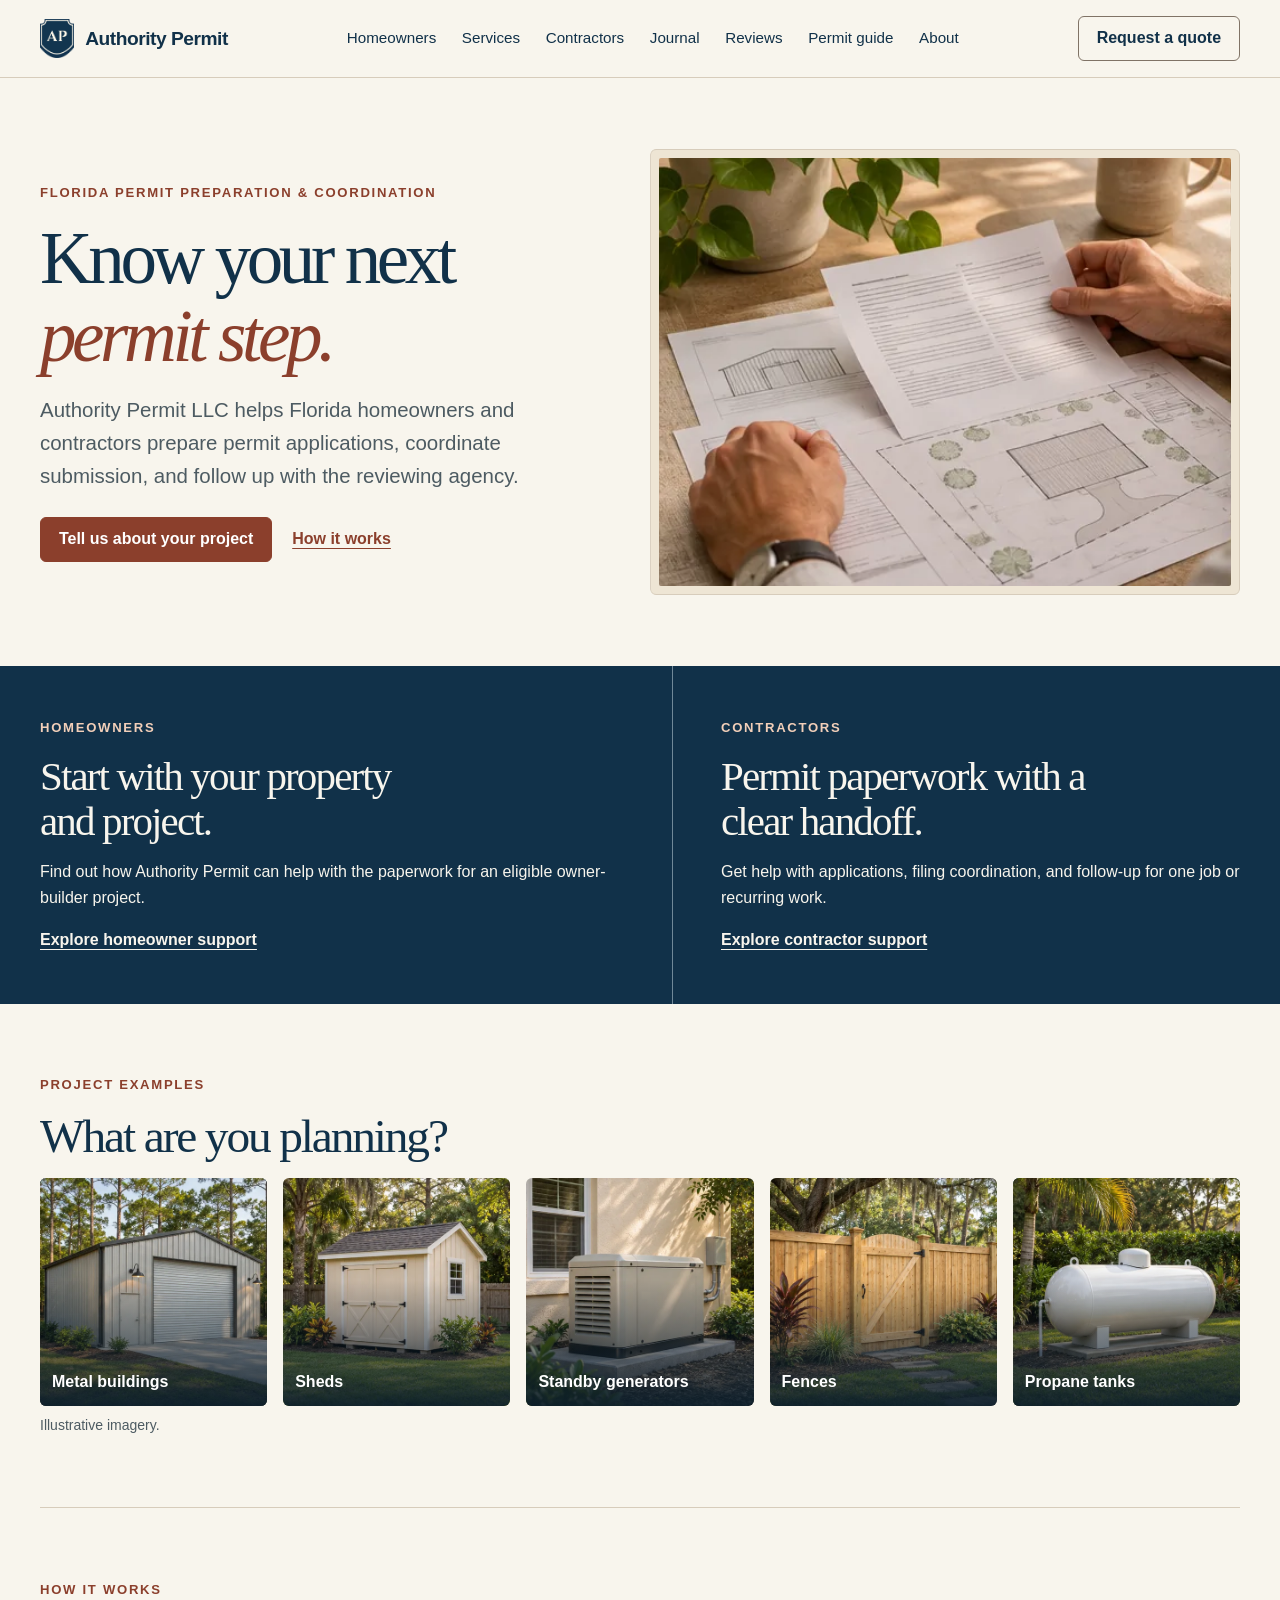
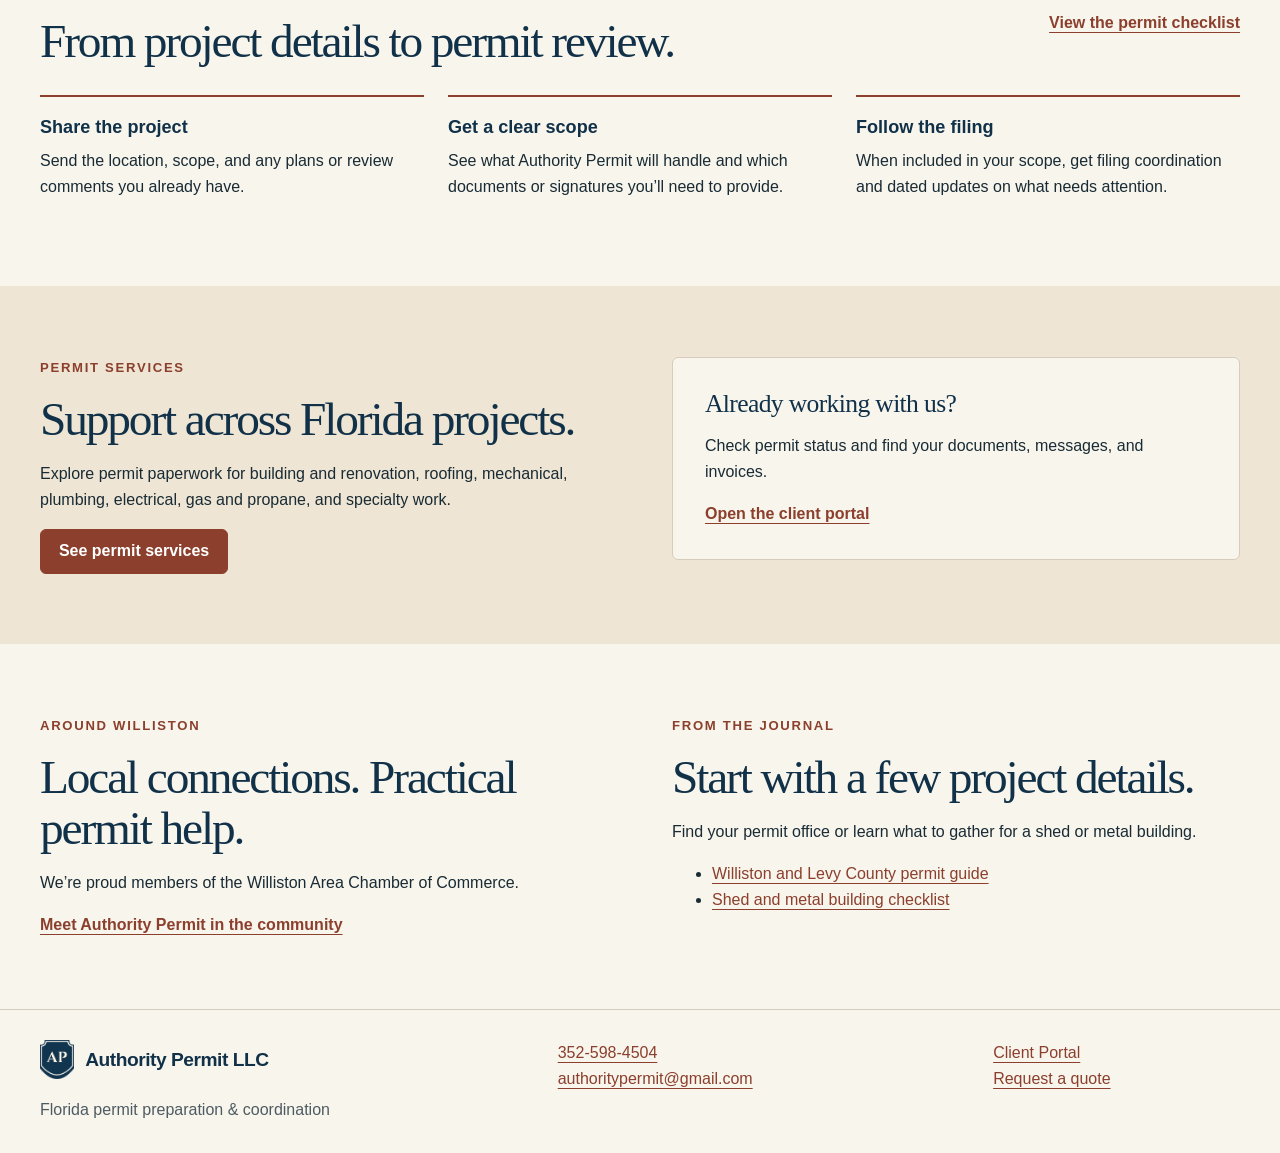
<file: index.html>
<!doctype html>
<html lang="en"><head><meta charset="utf-8"><meta name="viewport" content="width=device-width,initial-scale=1">
<title>Florida Permit Expediting &amp; Application Help | Authority Permit</title><meta property="og:title" content="Authority Permit LLC | Know your next permit step"><meta property="og:description" content="Florida permit preparation and coordination for homeowners and contractors."><meta property="og:type" content="website"><meta property="og:url" content="https://authoritypermit.com/"><meta property="og:image" content="https://authoritypermit.com/images/paperwork.webp"><meta name="description" content="Statewide permit application preparation, submission and follow-up for Florida contractors, homeowners and businesses."><link rel="canonical" href="https://authoritypermit.com/">
<link rel="icon" href="crest.png"><link rel="stylesheet" href="styles.css?v=journal"><script src="script.js?v=journal" defer></script><script type="application/ld+json">{"@context": "https://schema.org", "@graph": [{"@type": "Organization", "@id": "https://authoritypermit.com/#organization", "name": "Authority Permit LLC", "url": "https://authoritypermit.com/", "logo": "https://authoritypermit.com/crest.png", "telephone": "+1-352-598-4504", "email": "authoritypermit@gmail.com", "areaServed": {"@type": "State", "name": "Florida"}, "sameAs": ["https://www.willistonflchamber.com/directory/authority-permit-llc-mtm0n6ve"]}, {"@type": "WebSite", "@id": "https://authoritypermit.com/#website", "url": "https://authoritypermit.com/", "name": "Authority Permit", "publisher": {"@id": "https://authoritypermit.com/#organization"}}]}</script></head>
<body><a class="skip" href="#main">Skip to content</a><header><div class="wrap nav"><a href="index.html" class="brand"><img src="crest.png" width="34" height="39" alt=""><span>Authority Permit</span></a><nav aria-label="Main navigation"><a href="homeowners.html">Homeowners</a><a href="services.html">Services</a><a href="contractors.html">Contractors</a><a href="journal.html">Journal</a><a href="reviews.html">Reviews</a><a href="resources.html">Permit guide</a><a href="about.html">About</a></nav><a class="button button-outline" href="contact.html">Request a quote</a></div></header>
<main id="main">
<section class="hero"><div class="wrap hero-grid">
  <div class="hero-copy"><p class="eyebrow">Florida permit preparation &amp; coordination</p>
  <h1>Know your next <em>permit step.</em></h1>
  <p class="lead">Authority Permit LLC helps Florida homeowners and contractors prepare permit applications, coordinate submission, and follow up with the reviewing agency.</p>
  <div class="actions"><a class="button" href="contact.html">Tell us about your project</a><a class="text-link" href="#how-it-works">How it works</a></div></div>
  <figure class="project-photo hero-photo"><img src="images/paperwork.webp" alt="Hands reviewing permit paperwork and a site plan" width="512" height="512" fetchpriority="high"></figure>
</div></section>
<section class="audience" aria-label="Choose your permit support"><div class="wrap audience-grid">
  <article><p class="eyebrow">Homeowners</p><h2>Start with your property and project.</h2><p>Find out how Authority Permit can help with the paperwork for an eligible owner-builder project.</p><a class="text-link" href="homeowners.html">Explore homeowner support</a></article>
  <article><p class="eyebrow">Contractors</p><h2>Permit paperwork with a clear handoff.</h2><p>Get help with applications, filing coordination, and follow-up for one job or recurring work.</p><a class="text-link" href="contractors.html">Explore contractor support</a></article>
</div></section>
<section class="wrap section project-gallery" data-reveal aria-labelledby="project-types">
  <p class="eyebrow">Project examples</p><h2 id="project-types">What are you planning?</h2>
  <div class="project-tiles">
    <a class="project-tile" href="services.html#building"><img src="images/metal-building.webp" alt="Finished metal workshop among Florida pines" width="512" height="512" loading="lazy"><span>Metal buildings</span></a>
<a class="project-tile" href="homeowners.html"><img src="images/shed.webp" alt="Small outdoor storage shed on a Florida lawn" width="512" height="512" loading="lazy"><span>Sheds</span></a>
<a class="project-tile" href="services.html#electrical"><img src="images/generator.webp" alt="Enclosed standby generator beside a house" width="512" height="512" loading="lazy"><span>Standby generators</span></a>
<a class="project-tile" href="services.html#outdoor"><img src="images/fence.webp" alt="Wood privacy fence and garden gate" width="512" height="512" loading="lazy"><span>Fences</span></a>
<a class="project-tile" href="services.html#gas"><img src="images/propane.webp" alt="Residential propane tank in a grassy yard" width="512" height="512" loading="lazy"><span>Propane tanks</span></a>
  </div>
  <p class="image-note">Illustrative imagery.</p>
</section>
<section class="wrap section" id="how-it-works" data-reveal><div class="section-head"><div><p class="eyebrow">How it works</p><h2>From project details to permit review.</h2></div><a class="text-link" href="resources.html">View the permit checklist</a></div>
<ol class="permit-stages" data-permit-stages>
  <li><strong>Share the project</strong><span>Send the location, scope, and any plans or review comments you already have.</span></li>
  <li><strong>Get a clear scope</strong><span>See what Authority Permit will handle and which documents or signatures you’ll need to provide.</span></li>
  <li><strong>Follow the filing</strong><span>When included in your scope, get filing coordination and dated updates on what needs attention.</span></li>
</ol></section>
<section class="soft"><div class="wrap section split"><div><p class="eyebrow">Permit services</p><h2>Support across Florida projects.</h2><p>Explore permit paperwork for building and renovation, roofing, mechanical, plumbing, electrical, gas and propane, and specialty work.</p><a class="button" href="services.html">See permit services</a></div>
<aside class="callout"><h3>Already working with us?</h3><p>Check permit status and find your documents, messages, and invoices.</p><a class="text-link" href="https://authoritypermit.base44.app">Open the client portal</a></aside></div></section>
<section class="wrap section split" data-reveal>
  <div><p class="eyebrow">Around Williston</p><h2>Local connections. Practical permit help.</h2><p>We’re proud members of the Williston Area Chamber of Commerce.</p><a class="text-link" href="reviews.html#community">Meet Authority Permit in the community</a></div>
  <div><p class="eyebrow">From the journal</p><h2>Start with a few project details.</h2><p>Find your permit office or learn what to gather for a shed or metal building.</p><ul><li><a href="williston-levy-county-permit-guide.html">Williston and Levy County permit guide</a></li><li><a href="shed-metal-building-permit-checklist.html">Shed and metal building checklist</a></li></ul></div>
</section>
</main>
<footer><div class="wrap foot"><div><a class="brand" href="index.html"><img src="crest.png" width="34" height="39" alt=""><span>Authority Permit LLC</span></a><p>Florida permit preparation &amp; coordination</p></div><div><a href="tel:+13525984504">352-598-4504</a><br><a href="mailto:authoritypermit@gmail.com">authoritypermit@gmail.com</a></div><div><a href="https://authoritypermit.base44.app">Client Portal</a><br><a href="contact.html">Request a quote</a></div></div></footer>
</body></html>
</file>
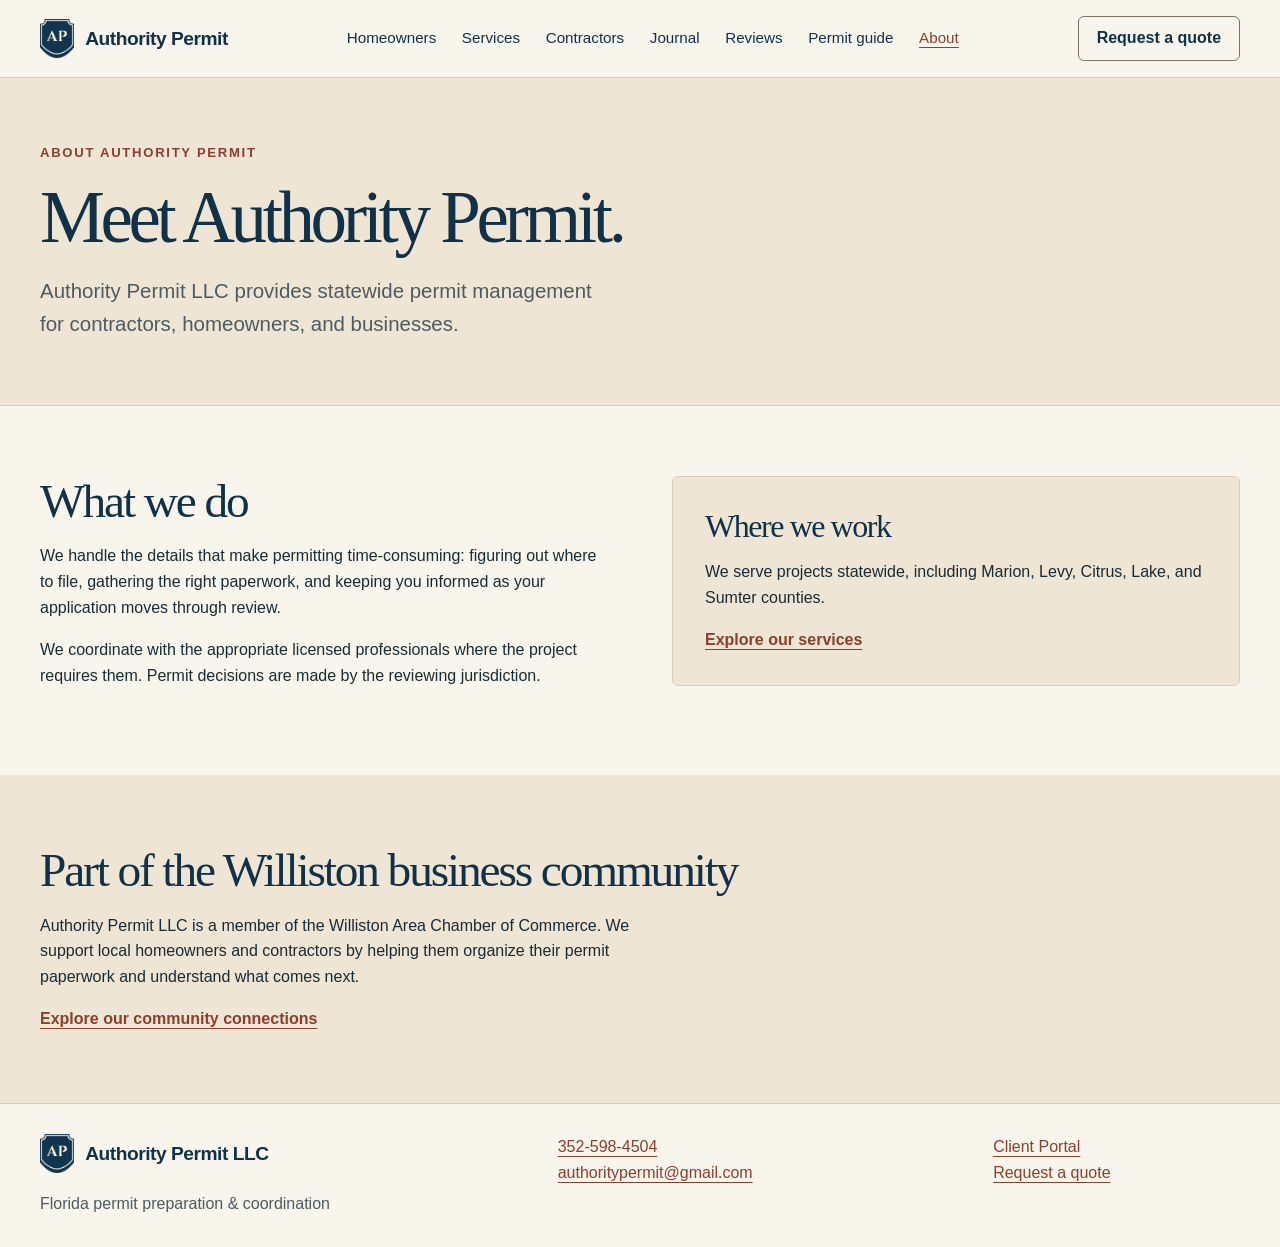
<file: about.html>
<!doctype html>
<html lang="en"><head><meta charset="utf-8"><meta name="viewport" content="width=device-width,initial-scale=1">
<title>About Authority Permit LLC | Authority Permit</title><meta name="description" content="Authority Permit coordinates Florida permit paperwork and review for contractors, businesses and homeowners."><link rel="canonical" href="https://authoritypermit.com/about.html">
<link rel="icon" href="crest.png"><link rel="stylesheet" href="styles.css?v=journal"><script src="script.js?v=journal" defer></script></head>
<body><a class="skip" href="#main">Skip to content</a><header><div class="wrap nav"><a href="index.html" class="brand"><img src="crest.png" width="34" height="39" alt=""><span>Authority Permit</span></a><nav aria-label="Main navigation"><a href="homeowners.html">Homeowners</a><a href="services.html">Services</a><a href="contractors.html">Contractors</a><a href="journal.html">Journal</a><a href="reviews.html">Reviews</a><a href="resources.html">Permit guide</a><a href="about.html" aria-current="page">About</a></nav><a class="button button-outline" href="contact.html">Request a quote</a></div></header>
<main id="main"><section class="subhero"><div class="wrap"><p class="eyebrow">About Authority Permit</p><h1>Meet Authority Permit.</h1><p class="lead">Authority Permit LLC provides statewide permit management for contractors, homeowners, and businesses.</p></div></section>
<section class="wrap section split"><div><h2>What we do</h2><p>We handle the details that make permitting time-consuming: figuring out where to file, gathering the right paperwork, and keeping you informed as your application moves through review.</p><p>We coordinate with the appropriate licensed professionals where the project requires them. Permit decisions are made by the reviewing jurisdiction.</p></div><div class="callout"><h2>Where we work</h2><p>We serve projects statewide, including Marion, Levy, Citrus, Lake, and Sumter counties.</p><a class="text-link" href="services.html">Explore our services</a></div></section><section class="soft"><div class="wrap section">
  <h2>Part of the Williston business community</h2><p>Authority Permit LLC is a member of the Williston Area Chamber of Commerce. We support local homeowners and contractors by helping them organize their permit paperwork and understand what comes next.</p><a class="text-link" href="reviews.html#community">Explore our community connections</a>
</div></section></main>
<footer><div class="wrap foot"><div><a class="brand" href="index.html"><img src="crest.png" width="34" height="39" alt=""><span>Authority Permit LLC</span></a><p>Florida permit preparation &amp; coordination</p></div><div><a href="tel:+13525984504">352-598-4504</a><br><a href="mailto:authoritypermit@gmail.com">authoritypermit@gmail.com</a></div><div><a href="https://authoritypermit.base44.app">Client Portal</a><br><a href="contact.html">Request a quote</a></div></div></footer>
</body></html>
</file>
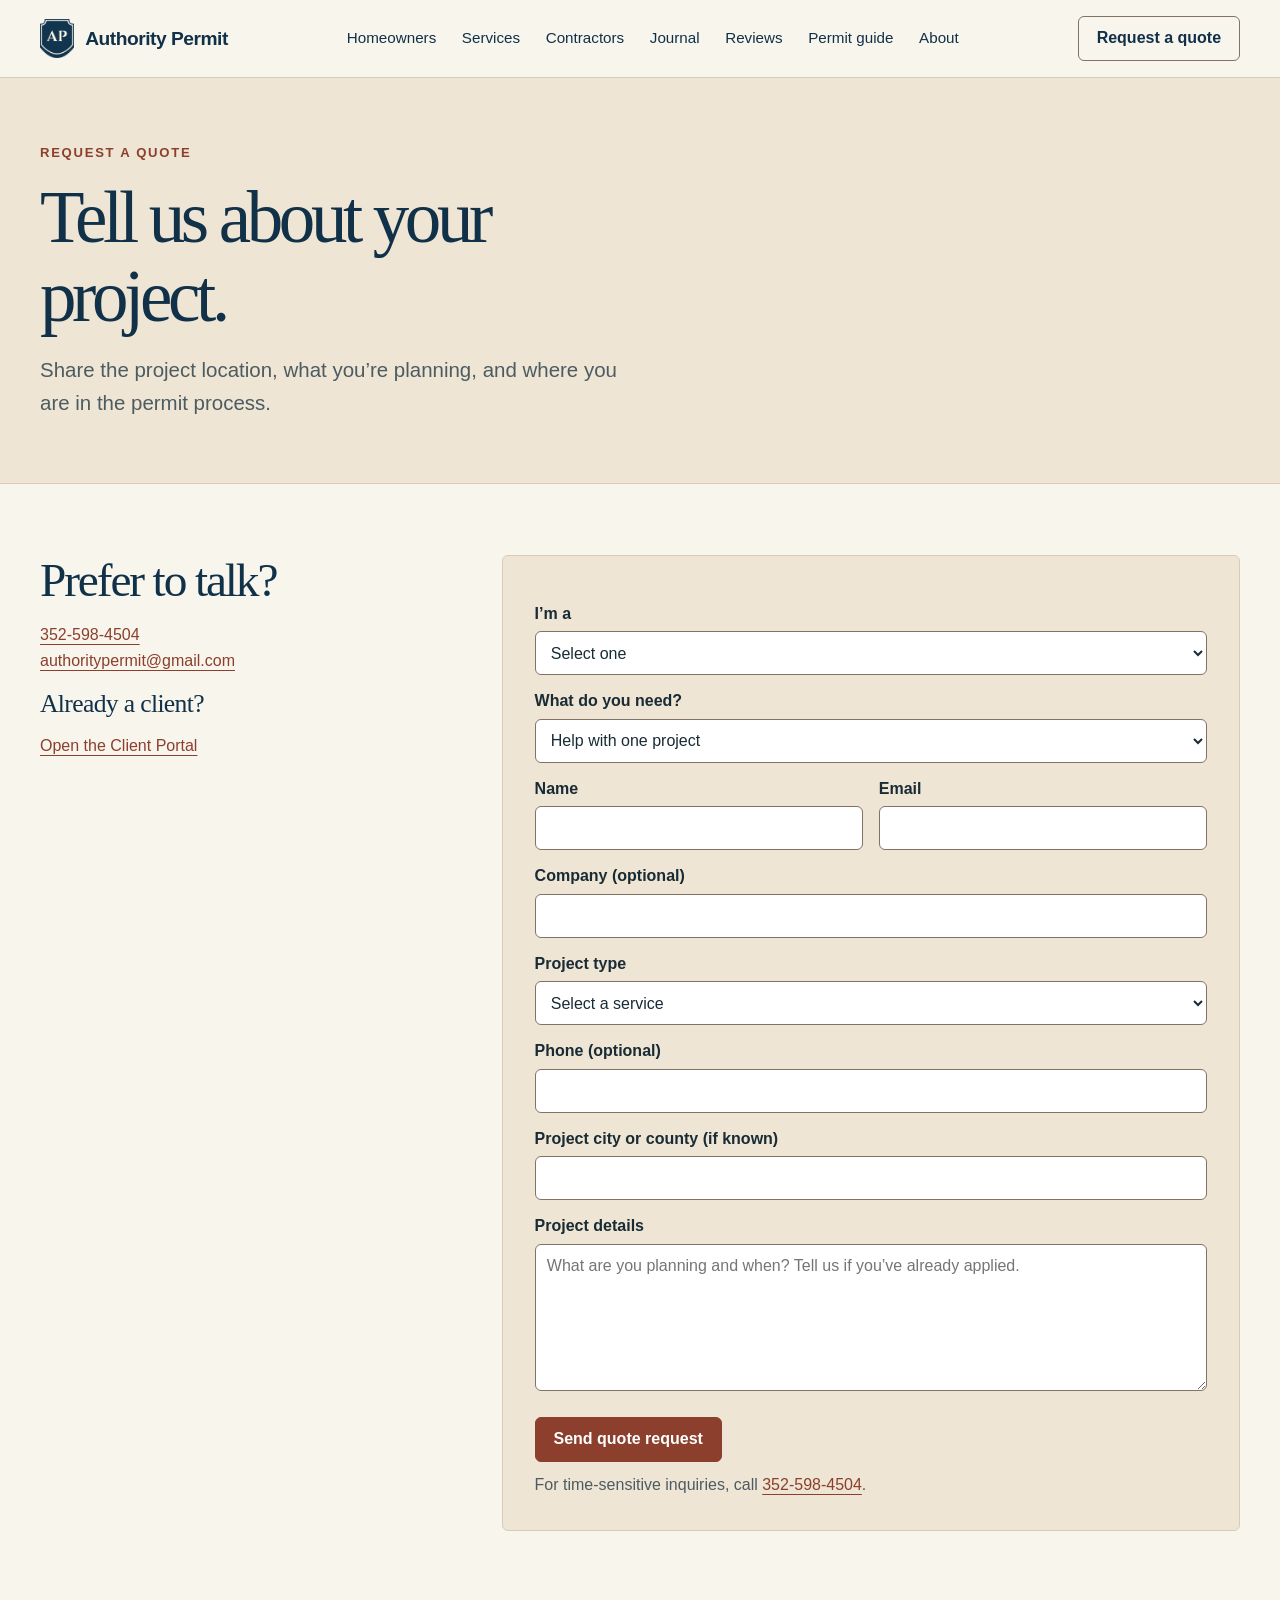
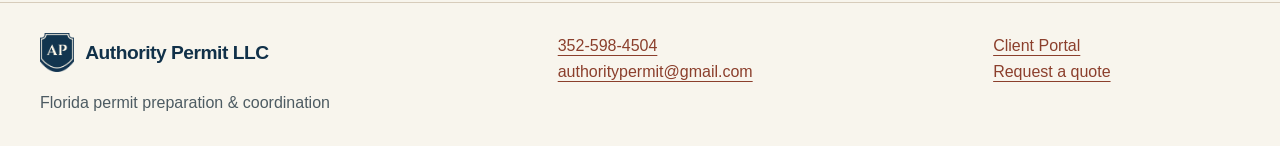
<file: contact.html>
<!doctype html>
<html lang="en"><head><meta charset="utf-8"><meta name="viewport" content="width=device-width,initial-scale=1">
<title>Request a Florida Permit Quote | Authority Permit</title><meta name="description" content="Request a project quote or discuss ongoing permit support for your Florida business."><link rel="canonical" href="https://authoritypermit.com/contact.html">
<link rel="icon" href="crest.png"><link rel="stylesheet" href="styles.css?v=journal"><script src="script.js?v=journal" defer></script></head>
<body><a class="skip" href="#main">Skip to content</a><header><div class="wrap nav"><a href="index.html" class="brand"><img src="crest.png" width="34" height="39" alt=""><span>Authority Permit</span></a><nav aria-label="Main navigation"><a href="homeowners.html">Homeowners</a><a href="services.html">Services</a><a href="contractors.html">Contractors</a><a href="journal.html">Journal</a><a href="reviews.html">Reviews</a><a href="resources.html">Permit guide</a><a href="about.html">About</a></nav><a class="button button-outline" href="contact.html">Request a quote</a></div></header>
<main id="main"><section class="subhero"><div class="wrap"><p class="eyebrow">Request a quote</p><h1>Tell us about your project.</h1><p class="lead">Share the project location, what you’re planning, and where you are in the permit process.</p></div></section>
<section class="wrap section intake"><aside><h2>Prefer to talk?</h2><p><a href="tel:+13525984504">352-598-4504</a><br><a href="mailto:authoritypermit@gmail.com">authoritypermit@gmail.com</a></p><h3>Already a client?</h3><a href="https://authoritypermit.base44.app">Open the Client Portal</a></aside>
<form id="quote" class="callout" action="https://formspree.io/f/xqewraqe" method="post"><label for="audience">I’m a</label><select id="audience" name="audience"><option value="">Select one</option><option value="homeowner">Homeowner</option><option value="contractor">Contractor</option><option value="other">Other project contact</option></select><label for="request">What do you need?</label><select id="request" name="request"><option value="single">Help with one project</option><option value="ongoing">Ongoing permit support</option></select>
<div class="fields"><div><label for="name">Name</label><input id="name" name="name" autocomplete="name" required></div><div><label for="email">Email</label><input id="email" name="email" type="email" autocomplete="email" required></div></div>
<label for="company">Company (optional)</label><input id="company" name="company" autocomplete="organization">
<label for="service">Project type</label><select id="service" name="service"><option value="">Select a service</option><option value="owner-builder">Owner-builder project</option><option value="building">Building & renovations</option><option value="roofing">Roofing</option><option value="electrical">Electrical</option><option value="plumbing">Plumbing</option><option value="mechanical">Mechanical & HVAC</option><option value="gas">Gas & propane</option><option value="outdoor">Pools, signs & specialty</option><option value="support">Permit support</option><option value="other">Multiple trades, other, or not sure</option></select>
<label for="phone">Phone (optional)</label><input id="phone" name="phone" type="tel" autocomplete="tel">
<label for="location">Project city or county (if known)</label><input id="location" name="jurisdiction">
<label for="details">Project details</label><textarea id="details" name="message" rows="5" required placeholder="What are you planning and when?"></textarea>
<button class="button" type="submit">Send quote request</button><p id="status">For time-sensitive inquiries, call <a href="tel:+13525984504">352-598-4504</a>.</p></form></section></main>
<footer><div class="wrap foot"><div><a class="brand" href="index.html"><img src="crest.png" width="34" height="39" alt=""><span>Authority Permit LLC</span></a><p>Florida permit preparation &amp; coordination</p></div><div><a href="tel:+13525984504">352-598-4504</a><br><a href="mailto:authoritypermit@gmail.com">authoritypermit@gmail.com</a></div><div><a href="https://authoritypermit.base44.app">Client Portal</a><br><a href="contact.html">Request a quote</a></div></div></footer>
</body></html>
</file>
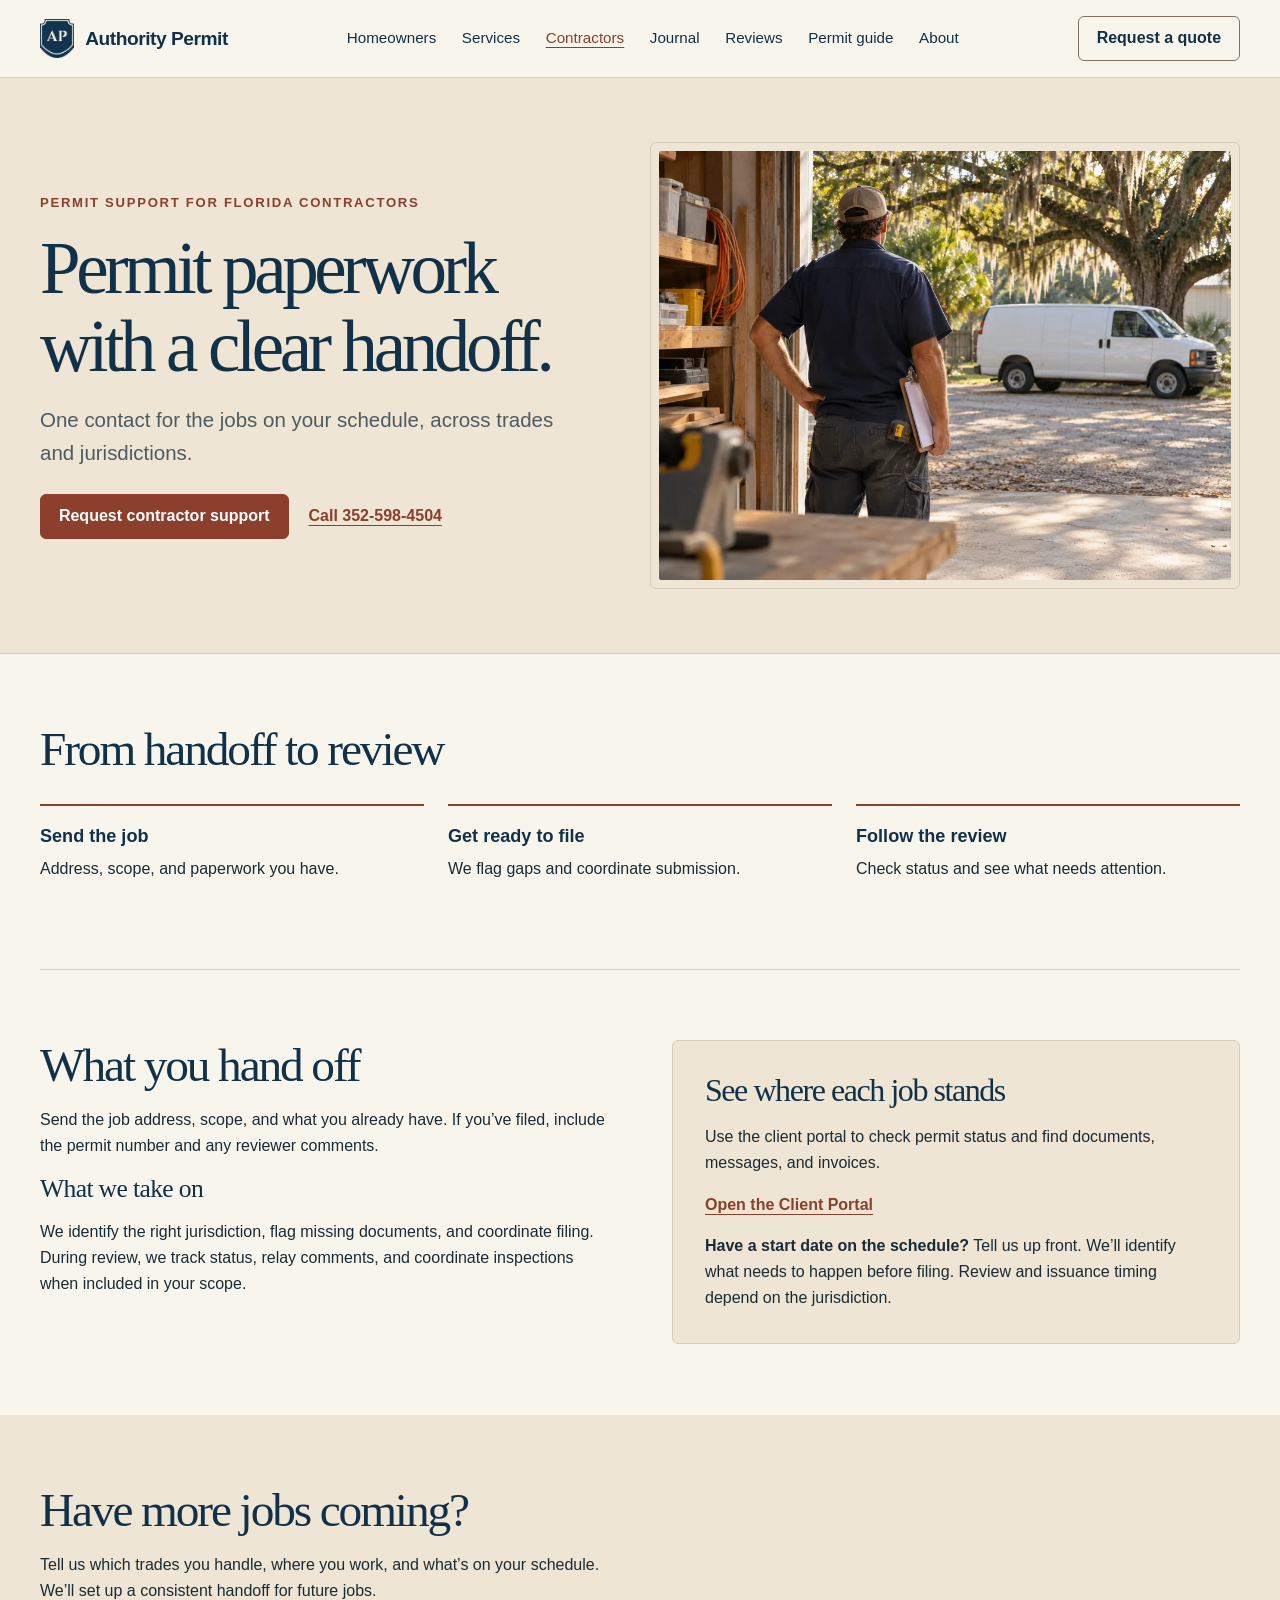
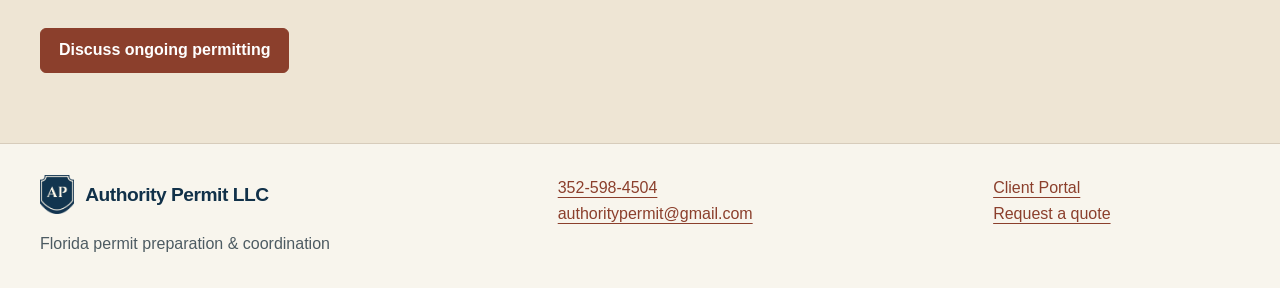
<file: contractors.html>
<!doctype html>
<html lang="en"><head><meta charset="utf-8"><meta name="viewport" content="width=device-width,initial-scale=1">
<title>Ongoing Permit Support for Contractors | Authority Permit</title><meta name="description" content="Outsource permit paperwork, tracking and jurisdiction follow-up for recurring Florida projects."><link rel="canonical" href="https://authoritypermit.com/contractors.html">
<link rel="icon" href="crest.png"><link rel="stylesheet" href="styles.css?v=journal"><script src="script.js?v=journal" defer></script></head>
<body><a class="skip" href="#main">Skip to content</a><header><div class="wrap nav"><a href="index.html" class="brand"><img src="crest.png" width="34" height="39" alt=""><span>Authority Permit</span></a><nav aria-label="Main navigation"><a href="homeowners.html">Homeowners</a><a href="services.html">Services</a><a href="contractors.html" aria-current="page">Contractors</a><a href="journal.html">Journal</a><a href="reviews.html">Reviews</a><a href="resources.html">Permit guide</a><a href="about.html">About</a></nav><a class="button button-outline" href="contact.html">Request a quote</a></div></header>
<main id="main">
<section class="subhero"><div class="wrap contractor-hero"><div>
  <p class="eyebrow">Permit support for Florida contractors</p>
  <h1>Permit paperwork with a clear handoff.</h1>
  <p class="lead">One contact for the jobs on your schedule, across trades and jurisdictions.</p>
  <div class="actions"><a class="button" href="contact.html?audience=contractor&amp;request=single">Request contractor support</a><a class="text-link" href="tel:+13525984504">Call 352-598-4504</a></div>
</div><figure class="project-photo contractor-photo">
  <img src="contractor-workshop.webp" alt="A tradesman with a clipboard looking out from a workshop toward a work van" width="960" height="720" fetchpriority="high">
</figure></div></section>
<section class="wrap section permit-timeline" aria-labelledby="timeline-heading">
  <h2 id="timeline-heading">From handoff to review</h2>
  <ol class="permit-stages" data-permit-stages>
    <li><strong>Send the job</strong><span>Address, scope, and paperwork you have.</span></li>
    <li><strong>Get ready to file</strong><span>We flag gaps and coordinate submission.</span></li>
    <li><strong>Follow the review</strong><span>Check status and see what needs attention.</span></li>
  </ol>
</section>
<section class="wrap section split contractor-workflow">
  <div><h2>What you hand off</h2>
    <p>Send the job address, scope, and what you already have. If you’ve filed, include the permit number and any reviewer comments.</p>
    <h3>What we take on</h3>
    <p>We identify the right jurisdiction, flag missing documents, and coordinate filing. During review, we track status, relay comments, and coordinate inspections when included in your scope.</p>
  </div>
  <div class="callout"><h2>See where each job stands</h2>
    <p>Use the client portal to check permit status and find documents, messages, and invoices.</p>
    <a class="text-link" href="https://authoritypermit.base44.app">Open the Client Portal</a>
    <p class="timing-note"><strong>Have a start date on the schedule?</strong> Tell us up front. We’ll identify what needs to happen before filing. Review and issuance timing depend on the jurisdiction.</p>
  </div>
</section>
<section class="soft"><div class="wrap section">
  <h2>Have more jobs coming?</h2>
  <p>Tell us which trades you handle, where you work, and what’s on your schedule. We’ll set up a consistent handoff for future jobs.</p>
  <div class="actions"><a class="button" href="contact.html?audience=contractor&amp;request=ongoing">Discuss ongoing permitting</a></div>
</div></section>
</main>
<footer><div class="wrap foot"><div><a class="brand" href="index.html"><img src="crest.png" width="34" height="39" alt=""><span>Authority Permit LLC</span></a><p>Florida permit preparation &amp; coordination</p></div><div><a href="tel:+13525984504">352-598-4504</a><br><a href="mailto:authoritypermit@gmail.com">authoritypermit@gmail.com</a></div><div><a href="https://authoritypermit.base44.app">Client Portal</a><br><a href="contact.html">Request a quote</a></div></div></footer>
</body></html>
</file>
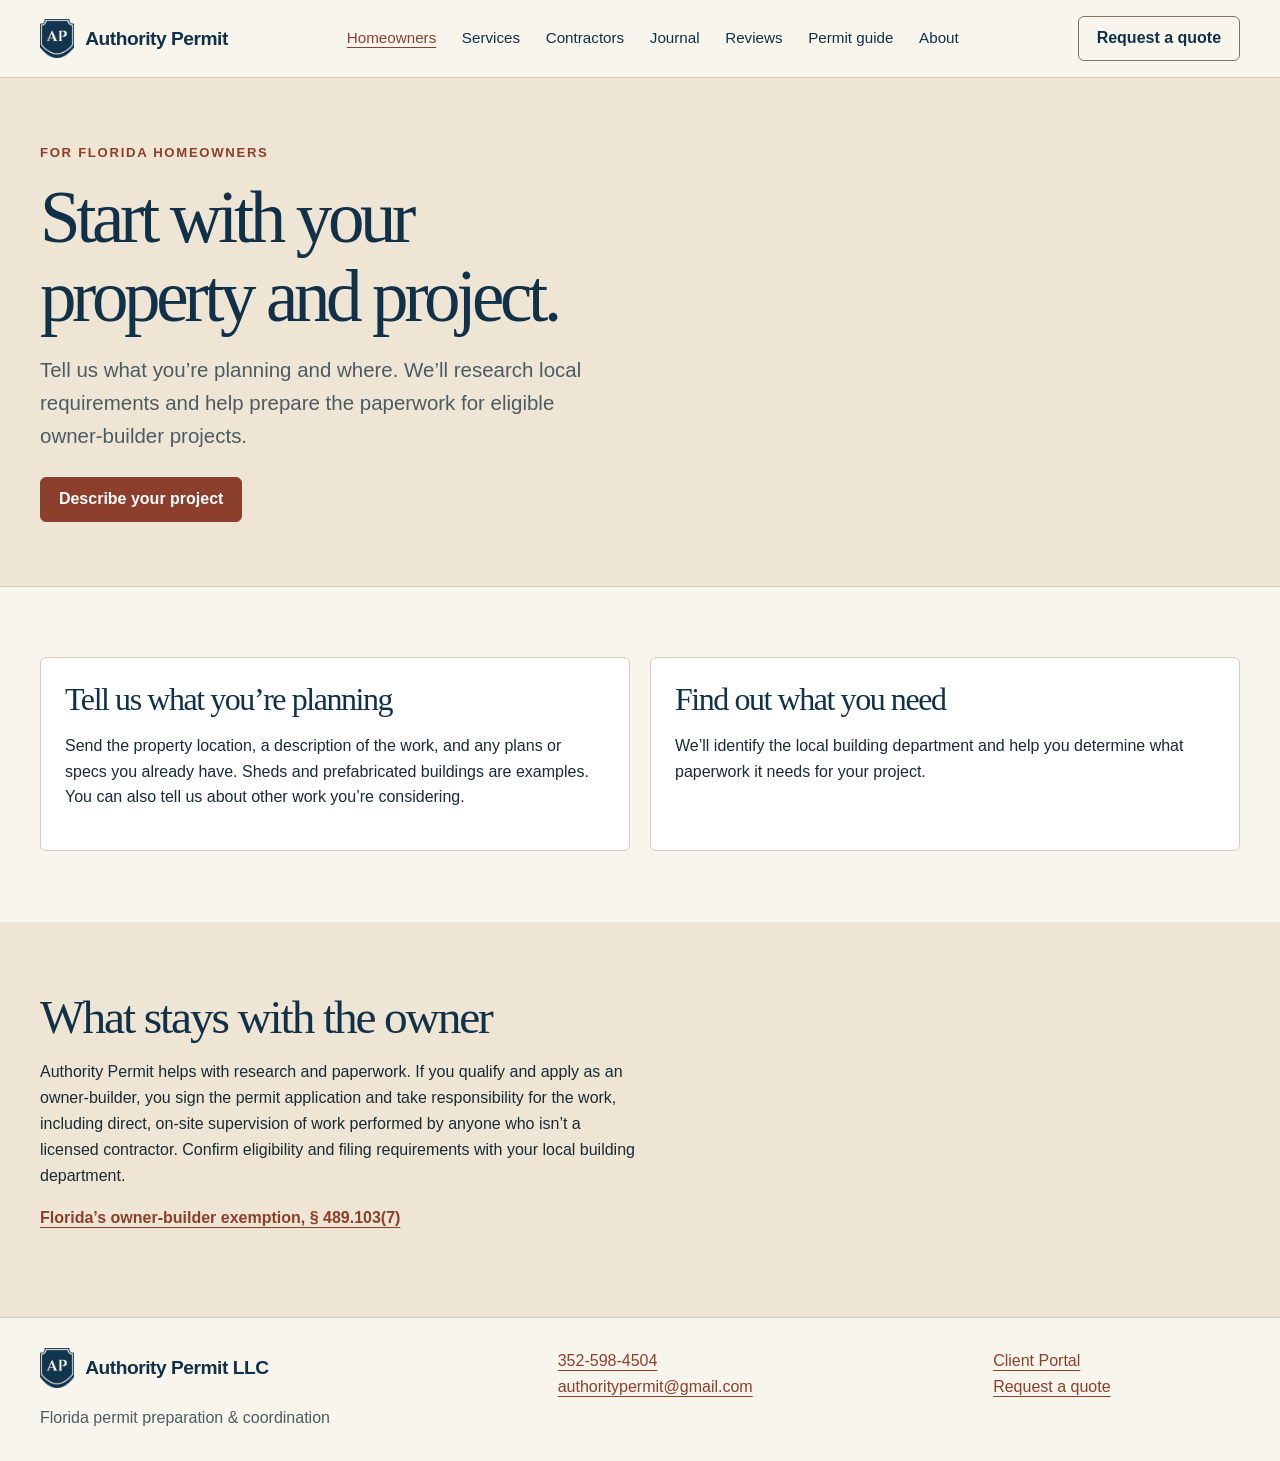
<file: homeowners.html>
<!doctype html>
<html lang="en"><head><meta charset="utf-8"><meta name="viewport" content="width=device-width,initial-scale=1">
<title>Florida Owner-Builder Permit Help | Authority Permit</title><meta name="description" content="Permit paperwork and local requirements research for eligible Florida owner-builder projects."><link rel="canonical" href="https://authoritypermit.com/homeowners.html">
<link rel="icon" href="crest.png"><link rel="stylesheet" href="styles.css?v=journal"><script src="script.js?v=journal" defer></script></head>
<body><a class="skip" href="#main">Skip to content</a><header><div class="wrap nav"><a href="index.html" class="brand"><img src="crest.png" width="34" height="39" alt=""><span>Authority Permit</span></a><nav aria-label="Main navigation"><a href="homeowners.html" aria-current="page">Homeowners</a><a href="services.html">Services</a><a href="contractors.html">Contractors</a><a href="journal.html">Journal</a><a href="reviews.html">Reviews</a><a href="resources.html">Permit guide</a><a href="about.html">About</a></nav><a class="button button-outline" href="contact.html">Request a quote</a></div></header>
<main id="main">
<section class="subhero"><div class="wrap">
  <p class="eyebrow">For Florida homeowners</p>
  <h1>Start with your property and project.</h1>
  <p class="lead">Tell us what you’re planning and where. We’ll research local requirements and help prepare the paperwork for eligible owner-builder projects.</p>
  <div class="actions"><a class="button" href="contact.html?service=owner-builder">Describe your project</a></div>
</div></section>
<section class="wrap section service-grid" aria-label="Homeowner projects">
  <article class="service"><h2>Tell us what you’re planning</h2><p>Send the property location, a description of the work, and any plans or specs you already have. Sheds and prefabricated buildings are examples. You can also tell us about other work you’re considering.</p></article>
  <article class="service"><h2>Find out what you need</h2><p>We’ll identify the local building department and help you determine what paperwork it needs for your project.</p></article>
</section>
<section class="soft"><div class="wrap section">
  <h2>What stays with the owner</h2>
  <p>Authority Permit helps with research and paperwork. If you qualify and apply as an owner-builder, you sign the permit application and take responsibility for the work, including direct, on-site supervision of work performed by anyone who isn’t a licensed contractor. Confirm eligibility and filing requirements with your local building department.</p>
  <p><a class="text-link" href="https://www.flsenate.gov/Laws/Statutes/2026/489.103">Florida’s owner-builder exemption, § 489.103(7)</a></p>
</div></section>
</main>
<footer><div class="wrap foot"><div><a class="brand" href="index.html"><img src="crest.png" width="34" height="39" alt=""><span>Authority Permit LLC</span></a><p>Florida permit preparation &amp; coordination</p></div><div><a href="tel:+13525984504">352-598-4504</a><br><a href="mailto:authoritypermit@gmail.com">authoritypermit@gmail.com</a></div><div><a href="https://authoritypermit.base44.app">Client Portal</a><br><a href="contact.html">Request a quote</a></div></div></footer>
</body></html>
</file>
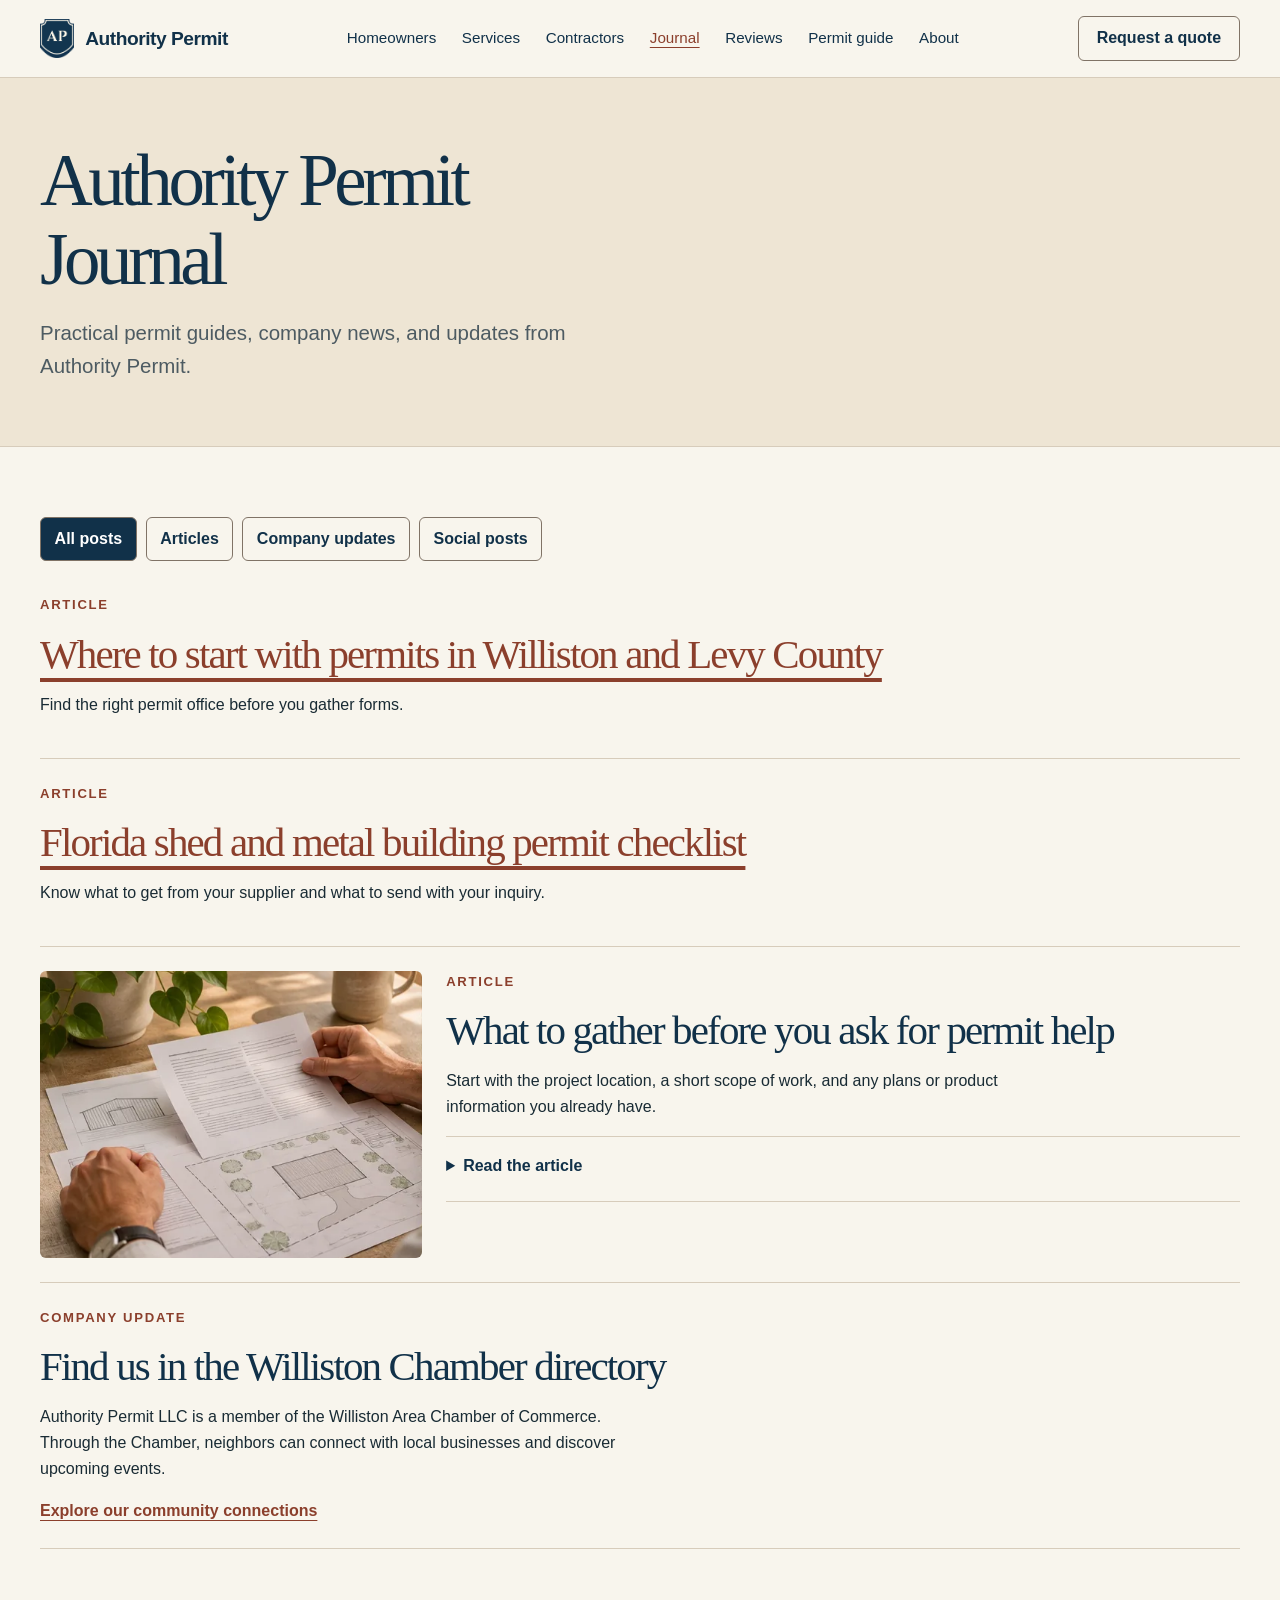
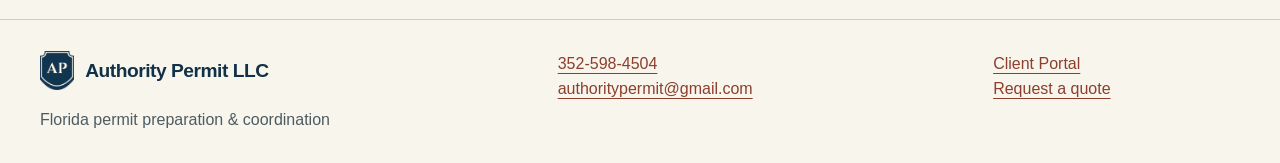
<file: journal.html>
<!doctype html>
<html lang="en"><head><meta charset="utf-8"><meta name="viewport" content="width=device-width,initial-scale=1">
<title>Permit Journal | Authority Permit</title><meta name="description" content="Articles, company updates and social posts from Authority Permit LLC."><link rel="canonical" href="https://authoritypermit.com/journal.html">
<link rel="icon" href="crest.png"><link rel="stylesheet" href="styles.css?v=journal"><script src="script.js?v=journal" defer></script></head>
<body><a class="skip" href="#main">Skip to content</a><header><div class="wrap nav"><a href="index.html" class="brand"><img src="crest.png" width="34" height="39" alt=""><span>Authority Permit</span></a><nav aria-label="Main navigation"><a href="homeowners.html">Homeowners</a><a href="services.html">Services</a><a href="contractors.html">Contractors</a><a href="journal.html" aria-current="page">Journal</a><a href="reviews.html">Reviews</a><a href="resources.html">Permit guide</a><a href="about.html">About</a></nav><a class="button button-outline" href="contact.html">Request a quote</a></div></header>
<main id="main">
<section class="subhero"><div class="wrap"><h1>Authority Permit Journal</h1><p class="lead">Practical permit guides, company news, and updates from Authority Permit.</p></div></section>
<section class="wrap section" aria-label="Journal posts"><div class="journal-filters" hidden aria-label="Filter posts">
<button class="filter" type="button" aria-pressed="true" data-filter="all">All posts</button>
<button class="filter" type="button" aria-pressed="false" data-filter="article">Articles</button>
<button class="filter" type="button" aria-pressed="false" data-filter="update">Company updates</button>
<button class="filter" type="button" aria-pressed="false" data-filter="social">Social posts</button>
</div><p class="image-note" id="journal-status" role="status"></p>
<div class="journal-posts">
<article class="journal-entry" data-post="article"><div><p class="eyebrow">Article</p><h2><a href="williston-levy-county-permit-guide.html">Where to start with permits in Williston and Levy County</a></h2><p>Find the right permit office before you gather forms.</p></div></article>
<article class="journal-entry" data-post="article"><div><p class="eyebrow">Article</p><h2><a href="shed-metal-building-permit-checklist.html">Florida shed and metal building permit checklist</a></h2><p>Know what to get from your supplier and what to send with your inquiry.</p></div></article>
<article class="journal-entry" data-post="article" id="before-you-file">
<img src="images/paperwork.webp" alt="A site plan being reviewed at a desk" width="512" height="512" loading="lazy">
<div><p class="eyebrow">Article</p><h2>What to gather before you ask for permit help</h2>
<p>Start with the project location, a short scope of work, and any plans or product information you already have.</p>
<details><summary>Read the article</summary><p>Tell us the city or county, describe what you’re building or installing, and share any dates that affect your planning. If the job involves a prefabricated building or standby generator, keep the manufacturer’s specifications handy.</p><p>If you already applied, include the permit number and the most recent reviewer comments. That gives Authority Permit a clearer picture of what is outstanding.</p><p><a href="resources.html">See the full permit checklist</a></p></details></div></article>
<article class="journal-entry" data-post="update" id="williston-chamber">
<div><p class="eyebrow">Company update</p><h2>Find us in the Williston Chamber directory</h2><p>Authority Permit LLC is a member of the Williston Area Chamber of Commerce. Through the Chamber, neighbors can connect with local businesses and discover upcoming events.</p><a class="text-link" href="reviews.html#community">Explore our community connections</a></div></article>
</div></section>
</main>
<footer><div class="wrap foot"><div><a class="brand" href="index.html"><img src="crest.png" width="34" height="39" alt=""><span>Authority Permit LLC</span></a><p>Florida permit preparation &amp; coordination</p></div><div><a href="tel:+13525984504">352-598-4504</a><br><a href="mailto:authoritypermit@gmail.com">authoritypermit@gmail.com</a></div><div><a href="https://authoritypermit.base44.app">Client Portal</a><br><a href="contact.html">Request a quote</a></div></div></footer>
</body></html>
</file>
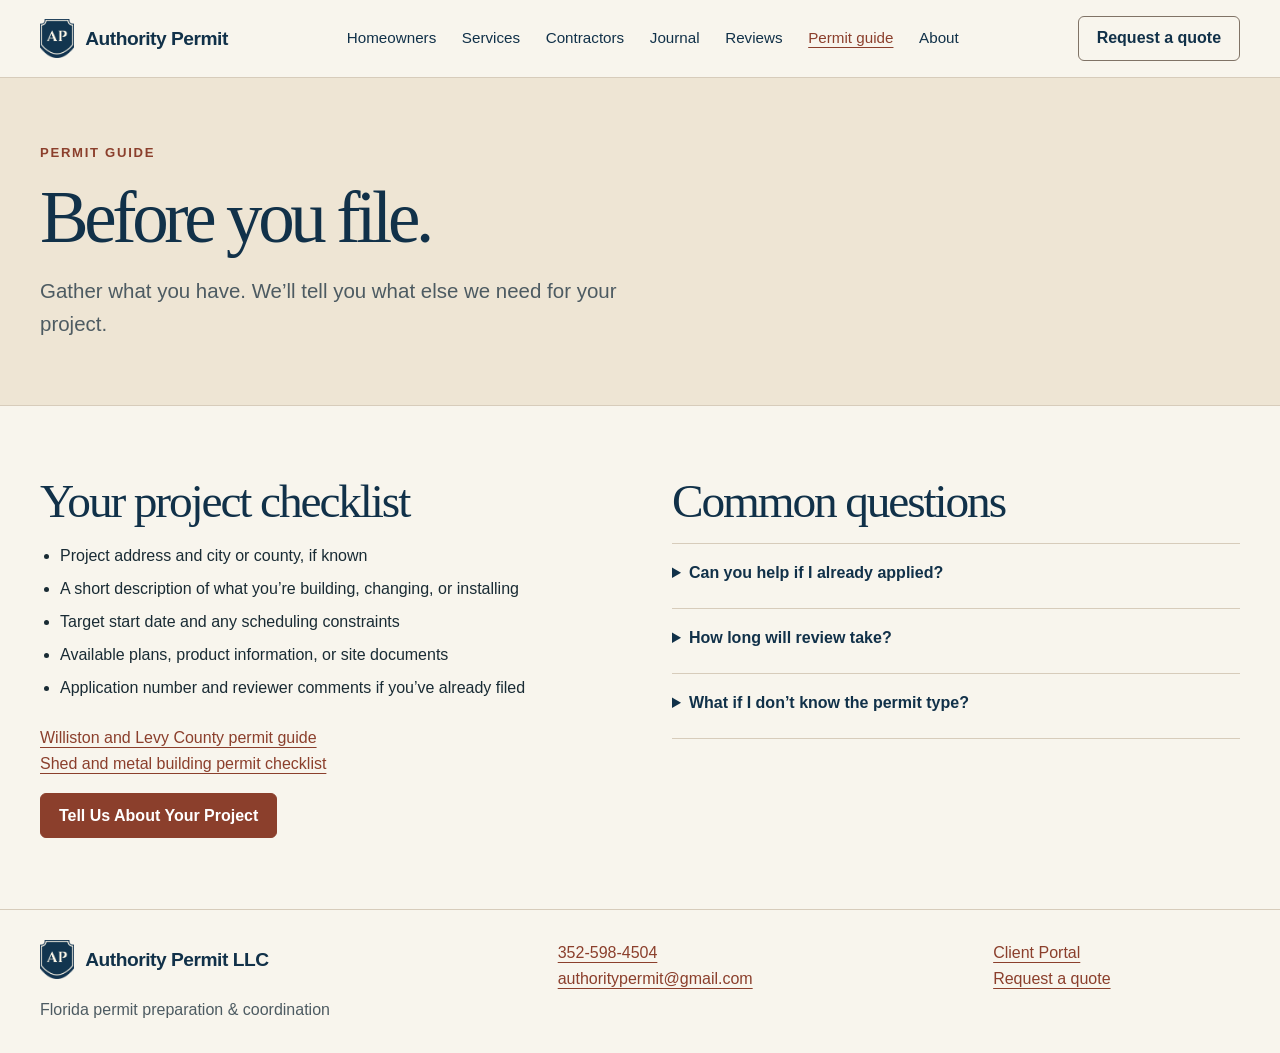
<file: resources.html>
<!doctype html>
<html lang="en"><head><meta charset="utf-8"><meta name="viewport" content="width=device-width,initial-scale=1">
<title>Florida Permit Application Checklist | Authority Permit</title><meta name="description" content="Prepare for your first permitting conversation and learn what to share when a project is already in review."><link rel="canonical" href="https://authoritypermit.com/resources.html">
<link rel="icon" href="crest.png"><link rel="stylesheet" href="styles.css?v=journal"><script src="script.js?v=journal" defer></script></head>
<body><a class="skip" href="#main">Skip to content</a><header><div class="wrap nav"><a href="index.html" class="brand"><img src="crest.png" width="34" height="39" alt=""><span>Authority Permit</span></a><nav aria-label="Main navigation"><a href="homeowners.html">Homeowners</a><a href="services.html">Services</a><a href="contractors.html">Contractors</a><a href="journal.html">Journal</a><a href="reviews.html">Reviews</a><a href="resources.html" aria-current="page">Permit guide</a><a href="about.html">About</a></nav><a class="button button-outline" href="contact.html">Request a quote</a></div></header>
<main id="main"><section class="subhero"><div class="wrap"><p class="eyebrow">Permit guide</p><h1>Before you file.</h1><p class="lead">Gather what you have. We’ll tell you what else we need for your project.</p></div></section>
<section class="wrap section split"><div><h2>Your project checklist</h2><ul class="list"><li>Project address and city or county, if known</li><li>A short description of what you’re building, changing, or installing</li><li>Target start date and any scheduling constraints</li><li>Available plans, product information, or site documents</li><li>Application number and reviewer comments if you’ve already filed</li></ul><p><a href="williston-levy-county-permit-guide.html">Williston and Levy County permit guide</a><br><a href="shed-metal-building-permit-checklist.html">Shed and metal building permit checklist</a></p><a class="button" href="contact.html">Tell Us About Your Project</a></div>
<div><h2>Common questions</h2><details><summary>Can you help if I already applied?</summary><p>Send your application number and the latest correspondence. We’ll review what’s outstanding and discuss where we can help.</p></details><details><summary>How long will review take?</summary><p>Review timing depends on the jurisdiction, project scope, and any corrections requested. We can update you as the application moves through review.</p></details><details><summary>What if I don’t know the permit type?</summary><p>Describe what you’re planning and where. We can research which department to contact and what it asks for.</p></details></div></section></main>
<footer><div class="wrap foot"><div><a class="brand" href="index.html"><img src="crest.png" width="34" height="39" alt=""><span>Authority Permit LLC</span></a><p>Florida permit preparation &amp; coordination</p></div><div><a href="tel:+13525984504">352-598-4504</a><br><a href="mailto:authoritypermit@gmail.com">authoritypermit@gmail.com</a></div><div><a href="https://authoritypermit.base44.app">Client Portal</a><br><a href="contact.html">Request a quote</a></div></div></footer>
</body></html>
</file>
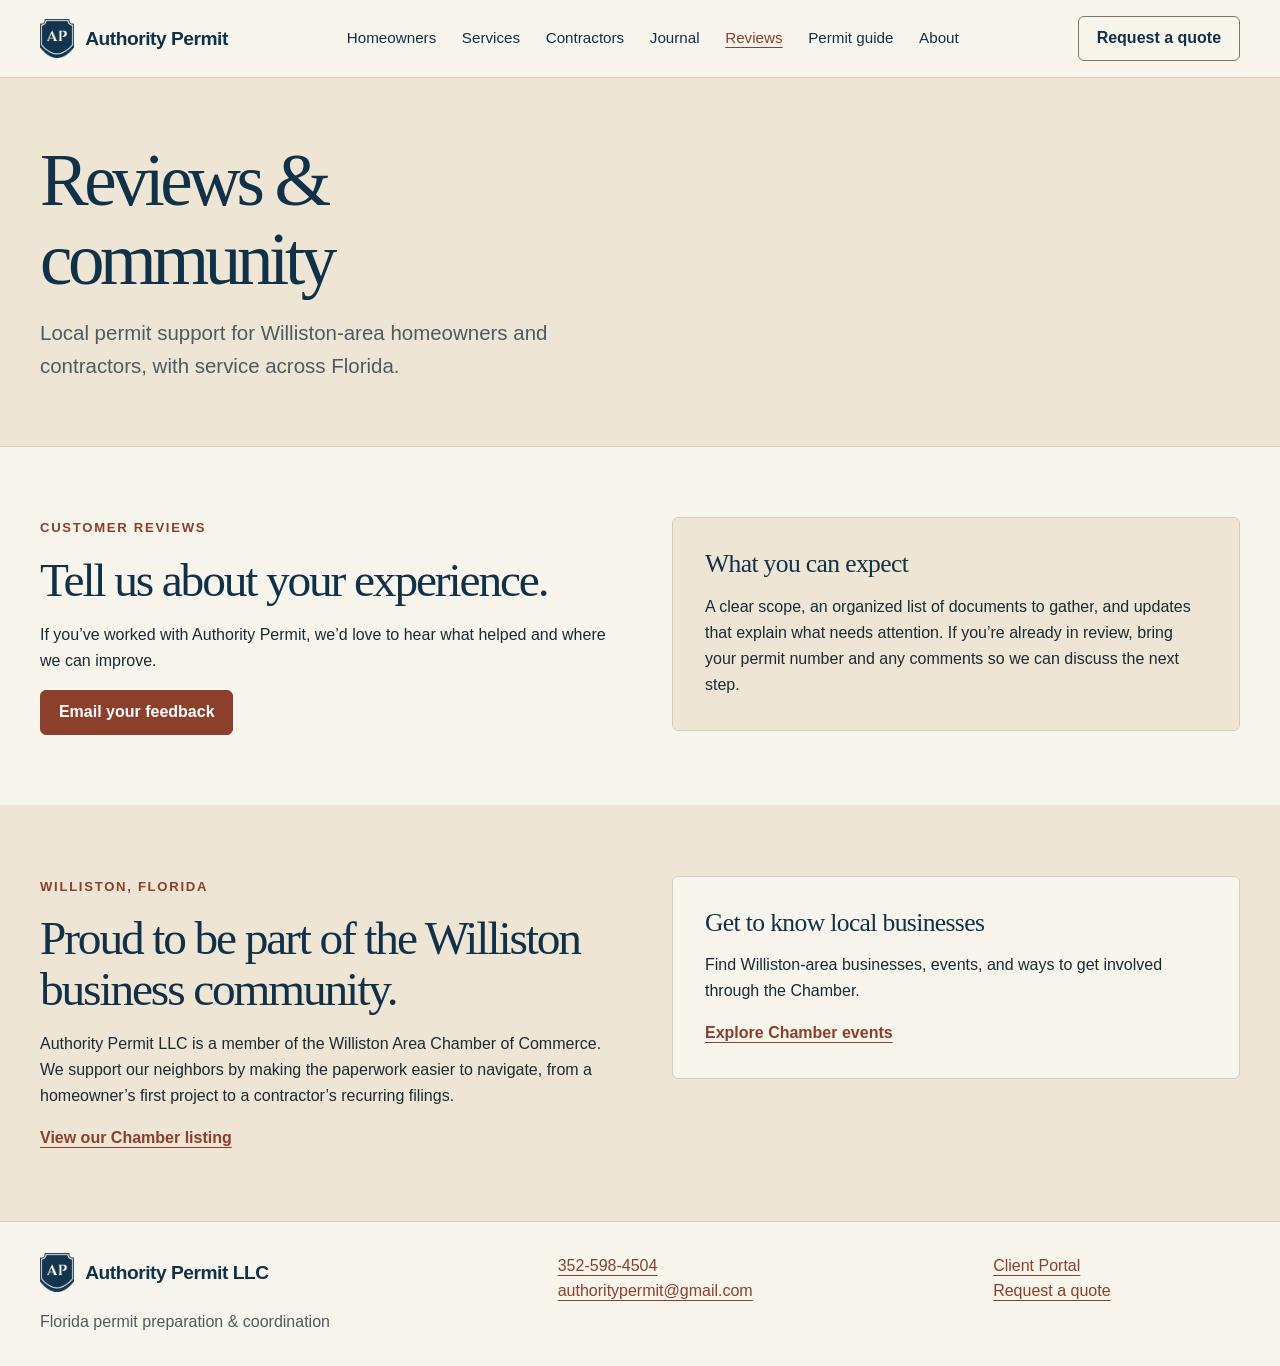
<file: reviews.html>
<!doctype html>
<html lang="en"><head><meta charset="utf-8"><meta name="viewport" content="width=device-width,initial-scale=1">
<title>Williston Reviews &amp; Community | Authority Permit</title><meta name="description" content="Share your experience with Authority Permit and learn about our Williston Area Chamber of Commerce membership."><link rel="canonical" href="https://authoritypermit.com/reviews.html">
<link rel="icon" href="crest.png"><link rel="stylesheet" href="styles.css?v=journal"><script src="script.js?v=journal" defer></script></head>
<body><a class="skip" href="#main">Skip to content</a><header><div class="wrap nav"><a href="index.html" class="brand"><img src="crest.png" width="34" height="39" alt=""><span>Authority Permit</span></a><nav aria-label="Main navigation"><a href="homeowners.html">Homeowners</a><a href="services.html">Services</a><a href="contractors.html">Contractors</a><a href="journal.html">Journal</a><a href="reviews.html" aria-current="page">Reviews</a><a href="resources.html">Permit guide</a><a href="about.html">About</a></nav><a class="button button-outline" href="contact.html">Request a quote</a></div></header>
<main id="main">
<section class="subhero"><div class="wrap"><h1>Reviews &amp; community</h1><p class="lead">Local permit support for Williston-area homeowners and contractors, with service across Florida.</p></div></section>
<section class="wrap section split" data-reveal aria-labelledby="customer-reviews">
<div><p class="eyebrow">Customer reviews</p><h2 id="customer-reviews">Tell us about your experience.</h2><p>If you’ve worked with Authority Permit, we’d love to hear what helped and where we can improve.</p><a class="button" href="mailto:authoritypermit@gmail.com?subject=Authority%20Permit%20feedback">Email your feedback</a></div>
<aside class="callout"><h3>What you can expect</h3><p>A clear scope, an organized list of documents to gather, and updates that explain what needs attention. If you’re already in review, bring your permit number and any comments so we can discuss the next step.</p></aside></section>
<section class="soft" id="community"><div class="wrap section split" data-reveal aria-labelledby="williston-title">
<div><p class="eyebrow">Williston, Florida</p><h2 id="williston-title">Proud to be part of the Williston business community.</h2><p>Authority Permit LLC is a member of the Williston Area Chamber of Commerce. We support our neighbors by making the paperwork easier to navigate, from a homeowner’s first project to a contractor’s recurring filings.</p><a class="text-link" href="https://www.willistonflchamber.com/directory/authority-permit-llc-mtm0n6ve">View our Chamber listing</a></div>
<aside class="callout"><h3>Get to know local businesses</h3><p>Find Williston-area businesses, events, and ways to get involved through the Chamber.</p><a class="text-link" href="https://www.willistonflchamber.com/events">Explore Chamber events</a></aside></div></section>
</main>
<footer><div class="wrap foot"><div><a class="brand" href="index.html"><img src="crest.png" width="34" height="39" alt=""><span>Authority Permit LLC</span></a><p>Florida permit preparation &amp; coordination</p></div><div><a href="tel:+13525984504">352-598-4504</a><br><a href="mailto:authoritypermit@gmail.com">authoritypermit@gmail.com</a></div><div><a href="https://authoritypermit.base44.app">Client Portal</a><br><a href="contact.html">Request a quote</a></div></div></footer>
</body></html>
</file>
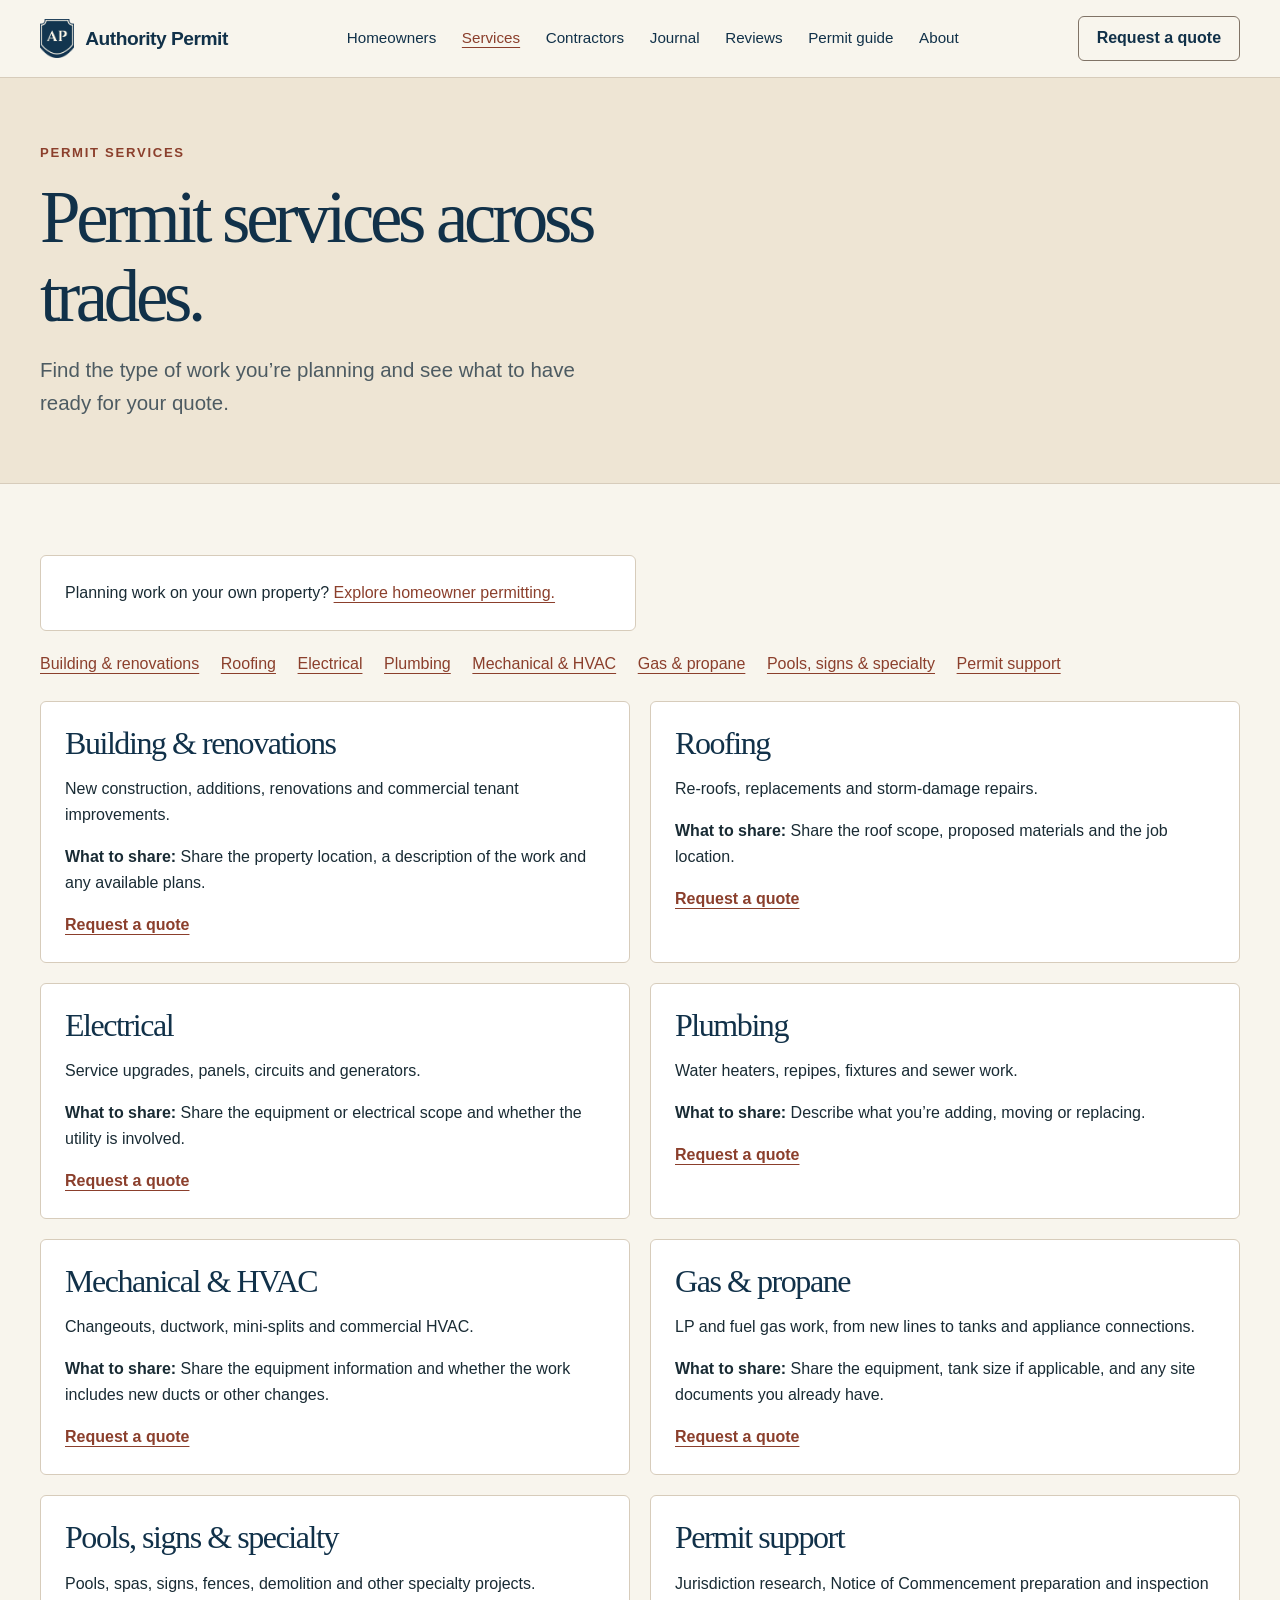
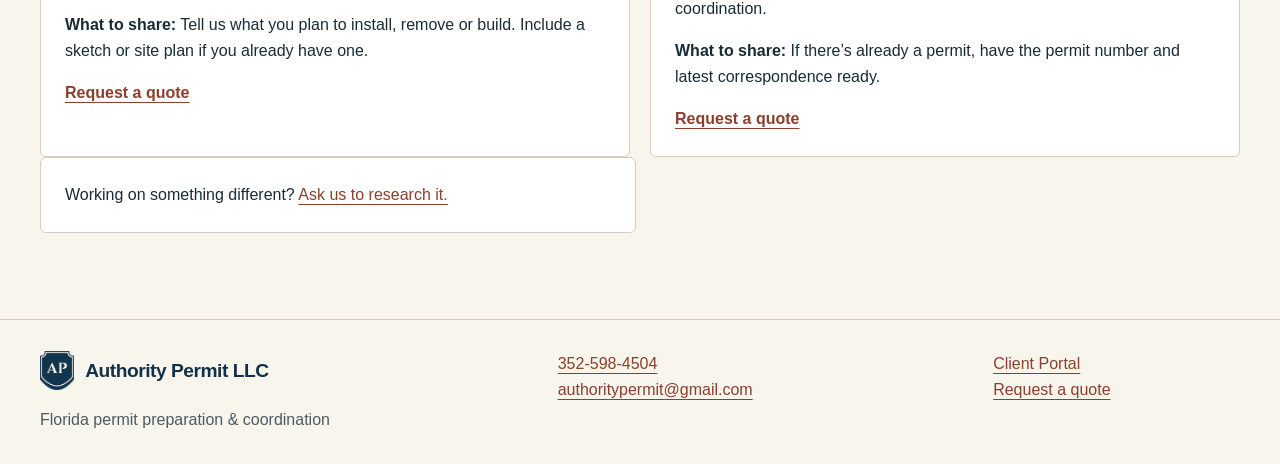
<file: services.html>
<!doctype html>
<html lang="en"><head><meta charset="utf-8"><meta name="viewport" content="width=device-width,initial-scale=1">
<title>Permit Services Across Florida | Authority Permit</title><meta name="description" content="Explore building, roofing, electrical, plumbing, HVAC, gas and specialty permitting support across Florida."><link rel="canonical" href="https://authoritypermit.com/services.html">
<link rel="icon" href="crest.png"><link rel="stylesheet" href="styles.css?v=journal"><script src="script.js?v=journal" defer></script></head>
<body><a class="skip" href="#main">Skip to content</a><header><div class="wrap nav"><a href="index.html" class="brand"><img src="crest.png" width="34" height="39" alt=""><span>Authority Permit</span></a><nav aria-label="Main navigation"><a href="homeowners.html">Homeowners</a><a href="services.html" aria-current="page">Services</a><a href="contractors.html">Contractors</a><a href="journal.html">Journal</a><a href="reviews.html">Reviews</a><a href="resources.html">Permit guide</a><a href="about.html">About</a></nav><a class="button button-outline" href="contact.html">Request a quote</a></div></header>
<main id="main"><section class="subhero"><div class="wrap"><p class="eyebrow">Permit services</p><h1>Permit services across trades.</h1><p class="lead">Find the type of work you’re planning and see what to have ready for your quote.</p></div></section><div class="wrap section service-directory"><p class="note">Planning work on your own property? <a href="homeowners.html">Explore homeowner permitting.</a></p><nav class="jump" aria-label="Service categories"><a href="#building">Building & renovations</a><a href="#roofing">Roofing</a><a href="#electrical">Electrical</a><a href="#plumbing">Plumbing</a><a href="#mechanical">Mechanical & HVAC</a><a href="#gas">Gas & propane</a><a href="#outdoor">Pools, signs & specialty</a><a href="#support">Permit support</a></nav><div class="service-grid"><article id="building" class="service"><h2>Building & renovations</h2><p>New construction, additions, renovations and commercial tenant improvements.</p><p><strong>What to share:</strong> Share the property location, a description of the work and any available plans.</p><a class="text-link" href="contact.html?service=building">Request a quote</a></article><article id="roofing" class="service"><h2>Roofing</h2><p>Re-roofs, replacements and storm-damage repairs.</p><p><strong>What to share:</strong> Share the roof scope, proposed materials and the job location.</p><a class="text-link" href="contact.html?service=roofing">Request a quote</a></article><article id="electrical" class="service"><h2>Electrical</h2><p>Service upgrades, panels, circuits and generators.</p><p><strong>What to share:</strong> Share the equipment or electrical scope and whether the utility is involved.</p><a class="text-link" href="contact.html?service=electrical">Request a quote</a></article><article id="plumbing" class="service"><h2>Plumbing</h2><p>Water heaters, repipes, fixtures and sewer work.</p><p><strong>What to share:</strong> Describe what you’re adding, moving or replacing.</p><a class="text-link" href="contact.html?service=plumbing">Request a quote</a></article><article id="mechanical" class="service"><h2>Mechanical & HVAC</h2><p>Changeouts, ductwork, mini-splits and commercial HVAC.</p><p><strong>What to share:</strong> Share the equipment information and whether the work includes new ducts or other changes.</p><a class="text-link" href="contact.html?service=mechanical">Request a quote</a></article><article id="gas" class="service"><h2>Gas & propane</h2><p>LP and fuel gas work, from new lines to tanks and appliance connections.</p><p><strong>What to share:</strong> Share the equipment, tank size if applicable, and any site documents you already have.</p><a class="text-link" href="contact.html?service=gas">Request a quote</a></article><article id="outdoor" class="service"><h2>Pools, signs & specialty</h2><p>Pools, spas, signs, fences, demolition and other specialty projects.</p><p><strong>What to share:</strong> Tell us what you plan to install, remove or build. Include a sketch or site plan if you already have one.</p><a class="text-link" href="contact.html?service=outdoor">Request a quote</a></article><article id="support" class="service"><h2>Permit support</h2><p>Jurisdiction research, Notice of Commencement preparation and inspection coordination.</p><p><strong>What to share:</strong> If there’s already a permit, have the permit number and latest correspondence ready.</p><a class="text-link" href="contact.html?service=support">Request a quote</a></article></div><p class="note">Working on something different? <a href="contact.html">Ask us to research it.</a></p></div></main>
<footer><div class="wrap foot"><div><a class="brand" href="index.html"><img src="crest.png" width="34" height="39" alt=""><span>Authority Permit LLC</span></a><p>Florida permit preparation &amp; coordination</p></div><div><a href="tel:+13525984504">352-598-4504</a><br><a href="mailto:authoritypermit@gmail.com">authoritypermit@gmail.com</a></div><div><a href="https://authoritypermit.base44.app">Client Portal</a><br><a href="contact.html">Request a quote</a></div></div></footer>
</body></html>
</file>
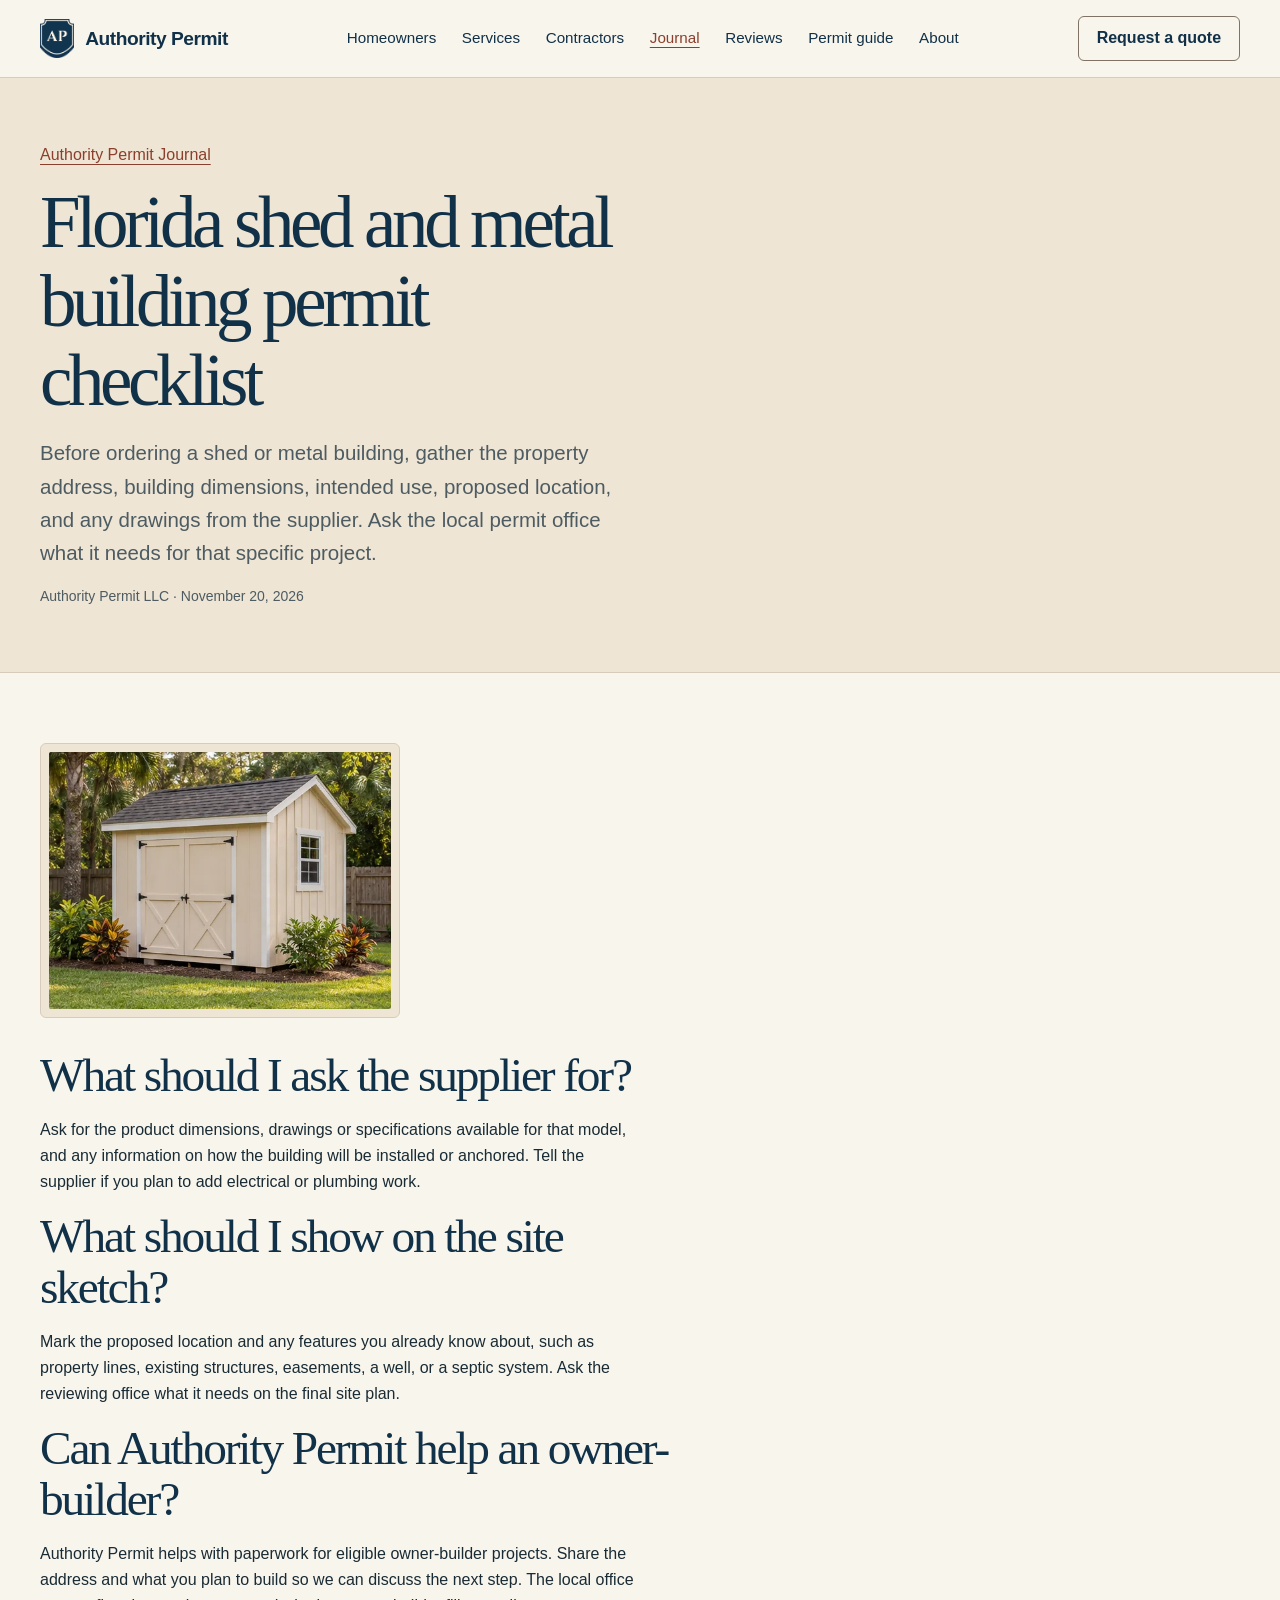
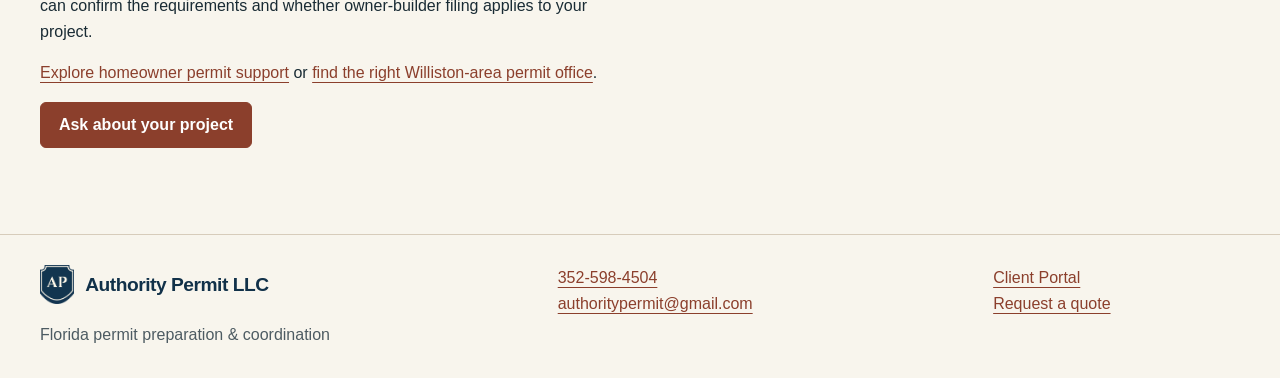
<file: shed-metal-building-permit-checklist.html>
<!doctype html>
<html lang="en"><head><meta charset="utf-8"><meta name="viewport" content="width=device-width,initial-scale=1">
<title>Florida shed and metal building permit checklist | Authority Permit</title><meta name="description" content="Gather the basic property, structure, installation, and site details before asking about a Florida shed or prefabricated metal building permit."><link rel="canonical" href="https://authoritypermit.com/shed-metal-building-permit-checklist.html">
<link rel="icon" href="crest.png"><link rel="stylesheet" href="styles.css?v=journal"><script src="script.js?v=journal" defer></script><script type="application/ld+json">{"@context": "https://schema.org", "@type": "Article", "mainEntityOfPage": "https://authoritypermit.com/shed-metal-building-permit-checklist.html", "headline": "Florida shed and metal building permit checklist", "description": "Gather the basic property, structure, installation, and site details before asking about a Florida shed or prefabricated metal building permit.", "image": "https://authoritypermit.com/images/shed.webp", "author": {"@type": "Organization", "@id": "https://authoritypermit.com/#organization", "name": "Authority Permit LLC", "url": "https://authoritypermit.com/"}, "publisher": {"@id": "https://authoritypermit.com/#organization"}, "datePublished": "2026-11-20"}</script></head>
<body><a class="skip" href="#main">Skip to content</a><header><div class="wrap nav"><a href="index.html" class="brand"><img src="crest.png" width="34" height="39" alt=""><span>Authority Permit</span></a><nav aria-label="Main navigation"><a href="homeowners.html">Homeowners</a><a href="services.html">Services</a><a href="contractors.html">Contractors</a><a href="journal.html" aria-current="page">Journal</a><a href="reviews.html">Reviews</a><a href="resources.html">Permit guide</a><a href="about.html">About</a></nav><a class="button button-outline" href="contact.html">Request a quote</a></div></header>
<main id="main"><section class="subhero"><div class="wrap"><p><a href="journal.html">Authority Permit Journal</a></p><h1>Florida shed and metal building permit checklist</h1><p class="lead">Before ordering a shed or metal building, gather the property address, building dimensions, intended use, proposed location, and any drawings from the supplier. Ask the local permit office what it needs for that specific project.</p><p class="image-note">Authority Permit LLC · <time datetime="2026-11-20">November 20, 2026</time></p></div></section>
 <article class="wrap section"><div style="max-width:72ch"><figure class="project-photo" style="max-width:360px;margin-bottom:2rem"><img src="images/shed.webp" width="512" height="512" alt="A backyard storage shed"></figure><h2>What should I ask the supplier for?</h2><p>Ask for the product dimensions, drawings or specifications available for that model, and any information on how the building will be installed or anchored. Tell the supplier if you plan to add electrical or plumbing work.</p>
 <h2>What should I show on the site sketch?</h2><p>Mark the proposed location and any features you already know about, such as property lines, existing structures, easements, a well, or a septic system. Ask the reviewing office what it needs on the final site plan.</p>
 <h2>Can Authority Permit help an owner-builder?</h2><p>Authority Permit helps with paperwork for eligible owner-builder projects. Share the address and what you plan to build so we can discuss the next step. The local office can confirm the requirements and whether owner-builder filing applies to your project.</p><p><a href="homeowners.html">Explore homeowner permit support</a> or <a href="williston-levy-county-permit-guide.html">find the right Williston-area permit office</a>.</p>
 <p><a class="button" href="contact.html">Ask about your project</a></p></div></article></main>
<footer><div class="wrap foot"><div><a class="brand" href="index.html"><img src="crest.png" width="34" height="39" alt=""><span>Authority Permit LLC</span></a><p>Florida permit preparation &amp; coordination</p></div><div><a href="tel:+13525984504">352-598-4504</a><br><a href="mailto:authoritypermit@gmail.com">authoritypermit@gmail.com</a></div><div><a href="https://authoritypermit.base44.app">Client Portal</a><br><a href="contact.html">Request a quote</a></div></div></footer>
</body></html>
</file>
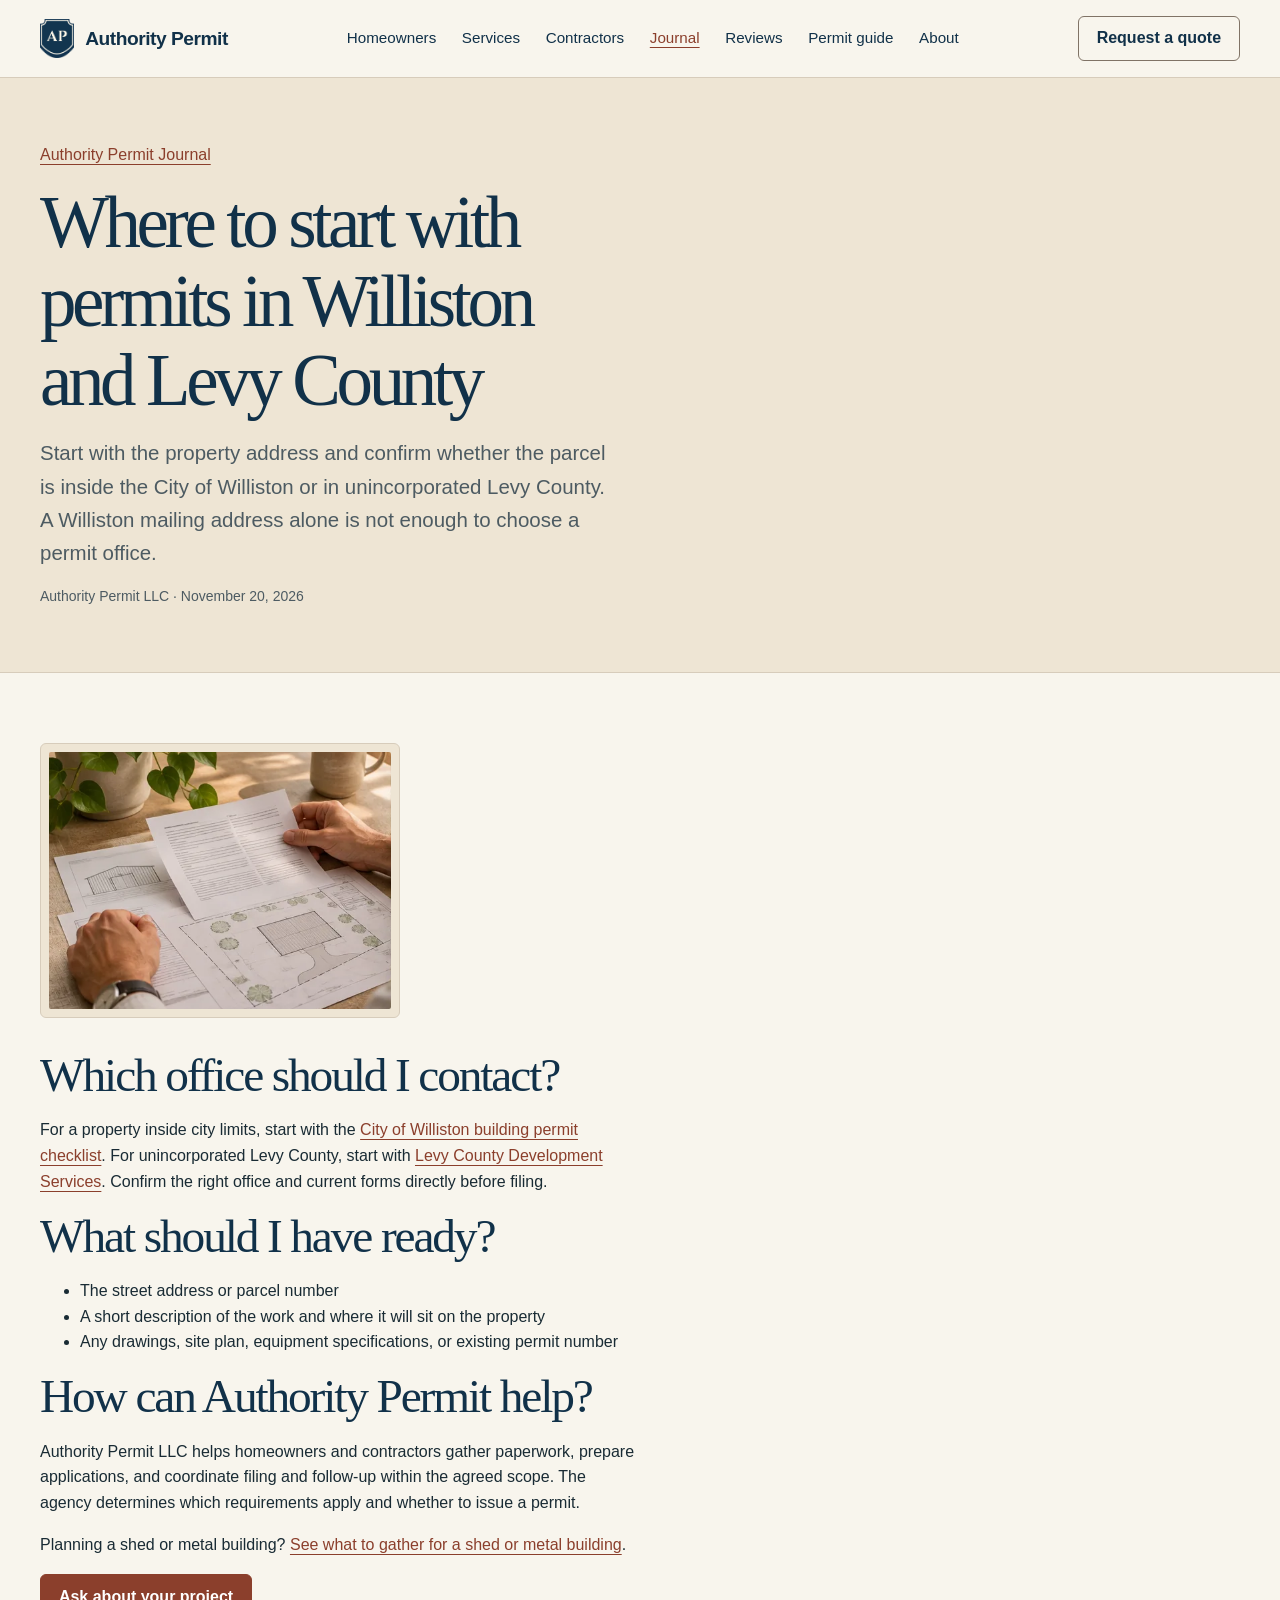
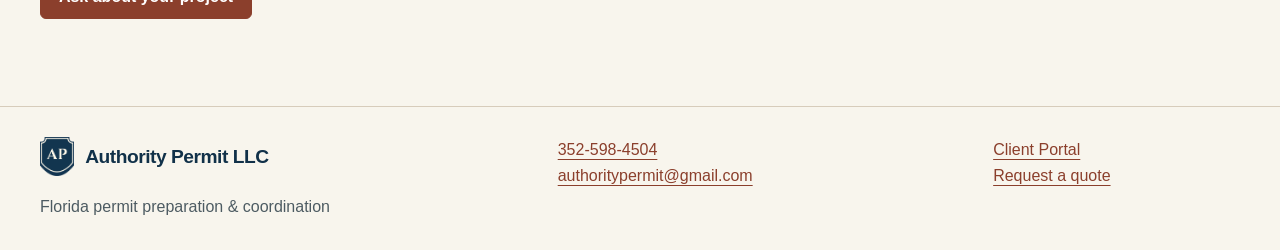
<file: williston-levy-county-permit-guide.html>
<!doctype html>
<html lang="en"><head><meta charset="utf-8"><meta name="viewport" content="width=device-width,initial-scale=1">
<title>Where to start with permits in Williston and Levy County | Authority Permit</title><meta name="description" content="Find the right permit office for a Williston-area property and learn what to gather before contacting the city, county, or Authority Permit."><link rel="canonical" href="https://authoritypermit.com/williston-levy-county-permit-guide.html">
<link rel="icon" href="crest.png"><link rel="stylesheet" href="styles.css?v=journal"><script src="script.js?v=journal" defer></script><script type="application/ld+json">{"@context": "https://schema.org", "@type": "Article", "mainEntityOfPage": "https://authoritypermit.com/williston-levy-county-permit-guide.html", "headline": "Where to start with permits in Williston and Levy County", "description": "Find the right permit office for a Williston-area property and learn what to gather before contacting the city, county, or Authority Permit.", "image": "https://authoritypermit.com/images/paperwork.webp", "author": {"@type": "Organization", "@id": "https://authoritypermit.com/#organization", "name": "Authority Permit LLC", "url": "https://authoritypermit.com/"}, "publisher": {"@id": "https://authoritypermit.com/#organization"}, "datePublished": "2026-11-20"}</script></head>
<body><a class="skip" href="#main">Skip to content</a><header><div class="wrap nav"><a href="index.html" class="brand"><img src="crest.png" width="34" height="39" alt=""><span>Authority Permit</span></a><nav aria-label="Main navigation"><a href="homeowners.html">Homeowners</a><a href="services.html">Services</a><a href="contractors.html">Contractors</a><a href="journal.html" aria-current="page">Journal</a><a href="reviews.html">Reviews</a><a href="resources.html">Permit guide</a><a href="about.html">About</a></nav><a class="button button-outline" href="contact.html">Request a quote</a></div></header>
<main id="main"><section class="subhero"><div class="wrap"><p><a href="journal.html">Authority Permit Journal</a></p><h1>Where to start with permits in Williston and Levy County</h1><p class="lead">Start with the property address and confirm whether the parcel is inside the City of Williston or in unincorporated Levy County. A Williston mailing address alone is not enough to choose a permit office.</p><p class="image-note">Authority Permit LLC · <time datetime="2026-11-20">November 20, 2026</time></p></div></section>
 <article class="wrap section"><div style="max-width:72ch"><figure class="project-photo" style="max-width:360px;margin-bottom:2rem"><img src="images/paperwork.webp" width="512" height="512" alt="Permit paperwork and a site plan"></figure><h2>Which office should I contact?</h2><p>For a property inside city limits, start with the <a href="https://willistonfl.org/wp-content/uploads/2024/06/2024-BUILDING-PERMIT.pdf">City of Williston building permit checklist</a>. For unincorporated Levy County, start with <a href="https://www.levycounty.org/159/Development-Services">Levy County Development Services</a>. Confirm the right office and current forms directly before filing.</p>
 <h2>What should I have ready?</h2><ul><li>The street address or parcel number</li><li>A short description of the work and where it will sit on the property</li><li>Any drawings, site plan, equipment specifications, or existing permit number</li></ul>
 <h2>How can Authority Permit help?</h2><p>Authority Permit LLC helps homeowners and contractors gather paperwork, prepare applications, and coordinate filing and follow-up within the agreed scope. The agency determines which requirements apply and whether to issue a permit.</p><p>Planning a shed or metal building? <a href="shed-metal-building-permit-checklist.html">See what to gather for a shed or metal building</a>.</p>
 <p><a class="button" href="contact.html">Ask about your project</a></p></div></article></main>
<footer><div class="wrap foot"><div><a class="brand" href="index.html"><img src="crest.png" width="34" height="39" alt=""><span>Authority Permit LLC</span></a><p>Florida permit preparation &amp; coordination</p></div><div><a href="tel:+13525984504">352-598-4504</a><br><a href="mailto:authoritypermit@gmail.com">authoritypermit@gmail.com</a></div><div><a href="https://authoritypermit.base44.app">Client Portal</a><br><a href="contact.html">Request a quote</a></div></div></footer>
</body></html>
</file>
<file: styles.css>
:root {
  --navy:#113149; --ink:#192b34; --muted:#4d5b62; --paper:#f8f5ed;
  --white:#fff; --sand:#eee5d4; --clay:#8b3f2c; --clay-hover:#6e2d20;
  --line:#d7ccbb; --control:#807366; --radius:6px;
  --display:Georgia,"Times New Roman",serif; --body:"Segoe UI",Arial,sans-serif;
}
*,*::before,*::after { box-sizing:border-box; }
html { scroll-behavior:smooth; }
body { margin:0; background:var(--paper); color:var(--ink); font:1rem/1.62 var(--body); }
.wrap { width:min(100% - 3rem, 1200px); margin-inline:auto; }
img { display:block; max-width:100%; height:auto; }
figure { margin:0; }
a { color:var(--clay); text-underline-offset:.24em; }
a:hover { color:var(--clay-hover); }
:focus-visible { outline:3px solid var(--clay); outline-offset:4px; }
.skip { position:absolute; inset-inline-start:1rem; top:-5rem; padding:.65rem; background:white; z-index:3; }
.skip:focus { top:1rem; }
h1,h2,h3,p { margin:0 0 1rem; }
h1,h2,h3 { font-family:var(--display); color:var(--navy); font-weight:400; line-height:1.08; }
h1 { font-size:clamp(2.65rem,5.7vw,4.9rem); letter-spacing:-.06em; max-width:16ch; }
h2 { font-size:clamp(1.95rem,3.7vw,3.15rem); letter-spacing:-.045em; }
h3 { font-size:1.6rem; letter-spacing:-.025em; }
p { max-width:67ch; }
.eyebrow { color:var(--clay); font-size:.82rem; text-transform:uppercase; letter-spacing:.13em; font-weight:750; }
.brand { display:inline-flex; align-items:center; gap:.7rem; color:var(--navy); font-weight:750; letter-spacing:-.025em; font-size:1.2rem; text-decoration:none; max-width:100%; }
.brand img { flex:none; width:34px; }
header { border-bottom:1px solid var(--line); }
.nav,.nav nav,.actions,.section-head { display:flex; align-items:center; gap:1.25rem; flex-wrap:wrap; }
.nav { justify-content:space-between; padding-block:1rem; }
.nav nav { gap:clamp(.8rem,2vw,1.65rem); }
.nav nav a { color:var(--navy); text-decoration:none; font-size:.95rem; }
.nav nav a:hover,.nav nav a[aria-current=page] { color:var(--clay); text-decoration:underline; }
.button { display:inline-flex; align-items:center; justify-content:center; min-height:44px; padding:.65rem 1.12rem; color:var(--white); background:var(--clay); border:1px solid var(--clay); border-radius:var(--radius); font:700 1rem/1.4 var(--body); text-decoration:none; cursor:pointer; }
.button:hover { background:var(--clay-hover); color:white; }
.button-outline { color:var(--navy); background:transparent; border-color:var(--control); }
.button-outline:hover { background:var(--sand); color:var(--navy); }
a,button,summary { transition:background-color 180ms ease-out,color 180ms ease-out; }
.text-link { font-weight:700; }
.hero { padding-block:clamp(2rem,5.5vw,5rem); }
.hero-grid,.contractor-hero,.split,.audience-grid,.service-grid,.intake { display:grid; grid-template-columns:repeat(2,minmax(0,1fr)); gap:clamp(1.5rem,5vw,4rem); }
.hero-grid,.contractor-hero { align-items:center; grid-template-columns:1fr 1.08fr; }
.hero h1 em { color:var(--clay); font-weight:400; }
.lead { font-size:clamp(1.08rem,1.65vw,1.28rem); max-width:51ch; color:var(--muted); }
.actions { margin-top:1.5rem; }
.project-photo { background:var(--sand); padding:.5rem; border:1px solid var(--line); border-radius:var(--radius); }
.project-photo img { width:100%; aspect-ratio:4/3; object-fit:cover; border-radius:2px; }
.audience { background:var(--navy); color:var(--paper); }
.audience article { padding-block:clamp(1.9rem,4vw,3.2rem); }
.audience article+article { border-left:1px solid #708898; padding-left:clamp(1.5rem,4vw,3rem); }
.audience h2,.audience a { color:var(--paper); }
.audience h2 { font-size:clamp(1.85rem,3.2vw,2.8rem); max-width:19ch; }
.audience .eyebrow { color:#f2cfb9; }
.audience :focus-visible { outline-color:var(--white); }
.section { padding-block:clamp(2.5rem,5.5vw,4.5rem); }
.section-head { justify-content:space-between; margin-bottom:1rem; }
.section-head h2 { margin-bottom:0; }
.soft,.subhero,.callout { background:var(--sand); }
.subhero { padding-block:clamp(2rem,5vw,4.25rem); border-bottom:1px solid var(--line); }
.subhero .lead:last-child { margin-bottom:0; }
.callout { align-self:start; padding:clamp(1.25rem,3vw,2rem); border:1px solid var(--line); border-radius:var(--radius); }
.soft .callout { background:var(--paper); }
.callout p:last-child { margin-bottom:0; }
.permit-stages { display:grid; grid-template-columns:repeat(3,minmax(0,1fr)); gap:1.5rem; padding:0; margin:1.75rem 0 0; list-style:none; }
.permit-stages li { border-top:2px solid var(--clay); padding:1rem 0; }
.permit-stages strong { display:block; color:var(--navy); font-size:1.13rem; margin-bottom:.35rem; }
.permit-stages.is-visible li { animation:settle 480ms ease-out both; }
.permit-stages.is-visible li:nth-child(2) { animation-delay:60ms; }
.permit-stages.is-visible li:nth-child(3) { animation-delay:120ms; }
@keyframes settle { from { transform:translateY(6px); } to { transform:none; } }
.service-grid { gap:1.25rem; }
.service,.service-directory .note { background:var(--white); border:1px solid var(--line); border-radius:var(--radius); padding:1.5rem; }
.service h2,.callout h2 { font-size:clamp(1.55rem,2.5vw,2rem); }
.jump { display:flex; flex-wrap:wrap; gap:.75rem 1.35rem; padding-block:.25rem 1.5rem; }
.service,.permit-timeline { scroll-margin-top:1.25rem; }
.contractor-workflow { border-top:1px solid var(--line); }
.timing-note { margin-top:1rem; }
.list { padding-left:1.25rem; margin-bottom:1.5rem; }
.list li { margin:.45rem 0; }
details { border-top:1px solid var(--line); padding:1rem 0; }
details:last-of-type { border-bottom:1px solid var(--line); }
summary { cursor:pointer; color:var(--navy); font-weight:700; min-height:32px; }
details p { margin:.6rem 0 0; }
.intake { grid-template-columns:minmax(0,.7fr) minmax(0,1.3fr); }
.intake aside a,.foot a { overflow-wrap:anywhere; }
form label { display:block; font-weight:650; margin:.8rem 0 .3rem; }
form input,form select,form textarea { width:100%; min-height:44px; background:white; color:var(--ink); font:inherit; border:1px solid var(--control); border-radius:var(--radius); padding:.5rem .7rem; }
form textarea { resize:vertical; }
form .fields { display:grid; grid-template-columns:repeat(2,minmax(0,1fr)); gap:1rem; }
form button { margin-top:1.1rem; }
#status { color:var(--muted); margin-top:.65rem; }
footer { border-top:1px solid var(--line); }
.foot { display:grid; grid-template-columns:1.2fr 1fr .6fr; gap:1.5rem; padding-block:1.9rem; }
.foot p { margin:.6rem 0 0; color:var(--muted); }
@media(max-width:880px) { .nav nav { order:3; flex-basis:100%; } }
@media(max-width:680px) {
  .wrap { width:calc(100% - 2.5rem); }
  .hero-grid,.contractor-hero,.split,.audience-grid,.service-grid,.intake,.permit-stages,.foot { grid-template-columns:1fr; }
  .audience-grid { gap:0; }
  .audience article+article { border-left:0; border-top:1px solid #708898; padding-left:0; }
}
@media(max-width:410px) { .nav { gap:.75rem; } .nav>.button { padding-inline:.65rem; font-size:.89rem; } .nav .brand { font-size:1.07rem; } form .fields { grid-template-columns:1fr; gap:0; } }
@media(prefers-reduced-motion:reduce) { html{scroll-behavior:auto} *,*::before,*::after{animation:none!important;transition:none!important} }

/* Editorial imagery and journal */
.project-gallery { border-bottom:1px solid var(--line); }
.project-tiles { display:grid; grid-template-columns:repeat(5,minmax(0,1fr)); gap:1rem; }
.project-tile { position:relative; isolation:isolate; overflow:hidden; display:block; border-radius:var(--radius); color:white; background:var(--navy); }
.project-tile::after { content:""; position:absolute; z-index:0; inset:0; background:linear-gradient(transparent 45%,rgba(12,30,43,.95)); pointer-events:none; }
.project-tile img { width:100%; aspect-ratio:1; object-fit:cover; transition:transform 500ms cubic-bezier(.2,.7,.3,1); }
.project-tile span { position:absolute; z-index:1; inset:auto .75rem .65rem; color:white; font-weight:700; }
.project-tile:hover img,.project-tile:focus-visible img { transform:scale(1.07); }
.image-note { font-size:.875rem; color:var(--muted); margin:.55rem 0 0; }
.journal-filters:not([hidden]) { display:flex; flex-wrap:wrap; gap:.55rem; }
.filter { min-height:44px; padding:.55rem .85rem; border:1px solid var(--control); border-radius:var(--radius); background:transparent; color:var(--navy); font:650 1rem var(--body); cursor:pointer; }
.filter[aria-pressed=true],.filter:hover { background:var(--navy); color:var(--white); }
.journal-entry { display:grid; grid-template-columns:1fr; gap:1.5rem; padding:1.5rem 0; border-bottom:1px solid var(--line); scroll-margin-top:1rem; }
.journal-entry[hidden] { display:none; }
.journal-entry:has(img) { grid-template-columns:minmax(0,.65fr) minmax(0,1.35fr); align-items:start; }
.journal-entry img { width:100%; aspect-ratio:4/3; object-fit:cover; border-radius:var(--radius); }
.journal-entry h2 { font-size:clamp(1.8rem,3.2vw,2.65rem); }
@media(max-width:1050px) { .nav nav { order:3; flex-basis:100%; } }
@media(max-width:850px) { .project-tiles { grid-template-columns:repeat(3,minmax(0,1fr)); } }
@media(max-width:600px) {
 .project-tiles { grid-template-columns:repeat(2,minmax(0,1fr)); gap:.7rem; }
 .journal-entry:has(img) { grid-template-columns:1fr; }
}
@media(prefers-reduced-motion:no-preference) {
 .hero-copy { animation:editorial-enter 720ms cubic-bezier(.2,.7,.3,1) both; }
 .hero-photo { animation:photo-enter 850ms cubic-bezier(.2,.7,.3,1) both; }
 [data-reveal].is-visible { animation:editorial-enter 700ms cubic-bezier(.2,.7,.3,1) both; }
 @keyframes editorial-enter { from { opacity:.45; transform:translateY(16px); } to { opacity:1; transform:none; } }
 @keyframes photo-enter { from { opacity:.45; clip-path:inset(0 0 8% 0 round 6px); transform:translateY(12px); } to { opacity:1; clip-path:inset(0 0 0 0 round 6px); transform:none; } }
}
</file>
